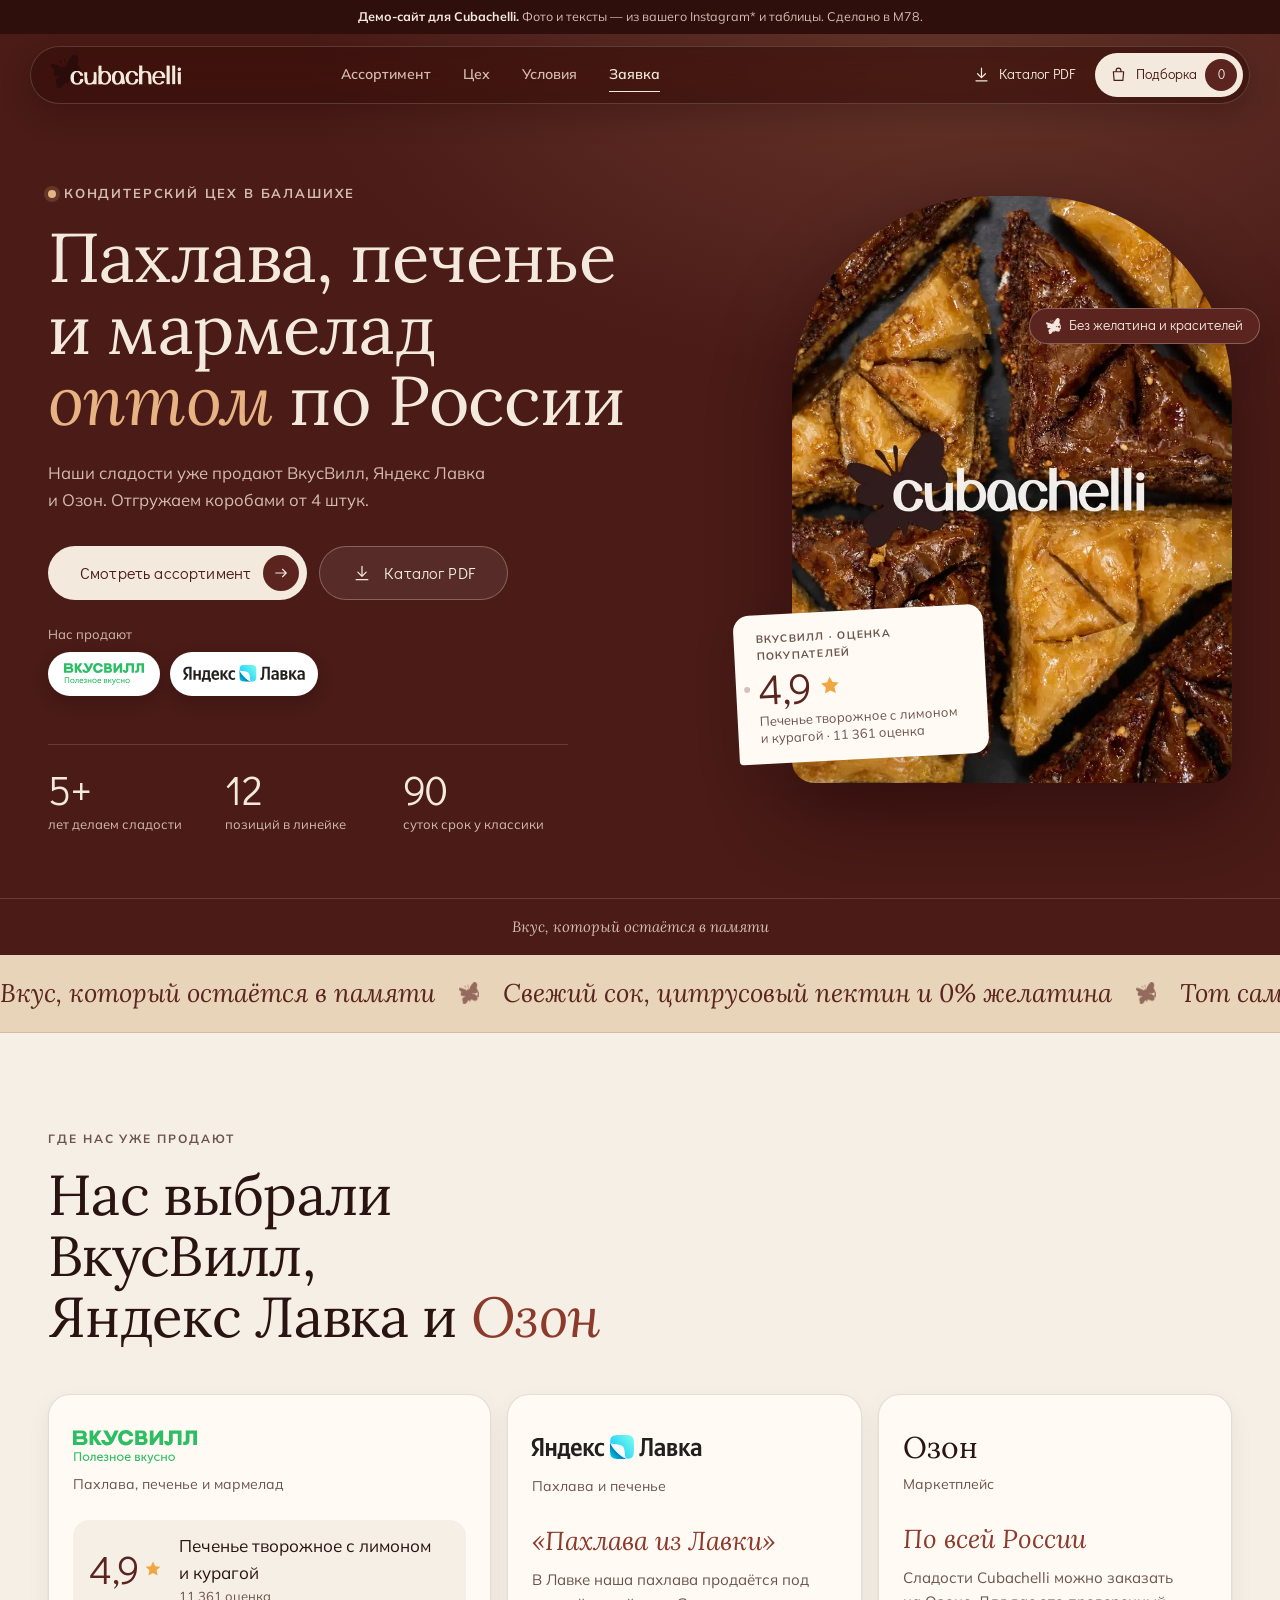
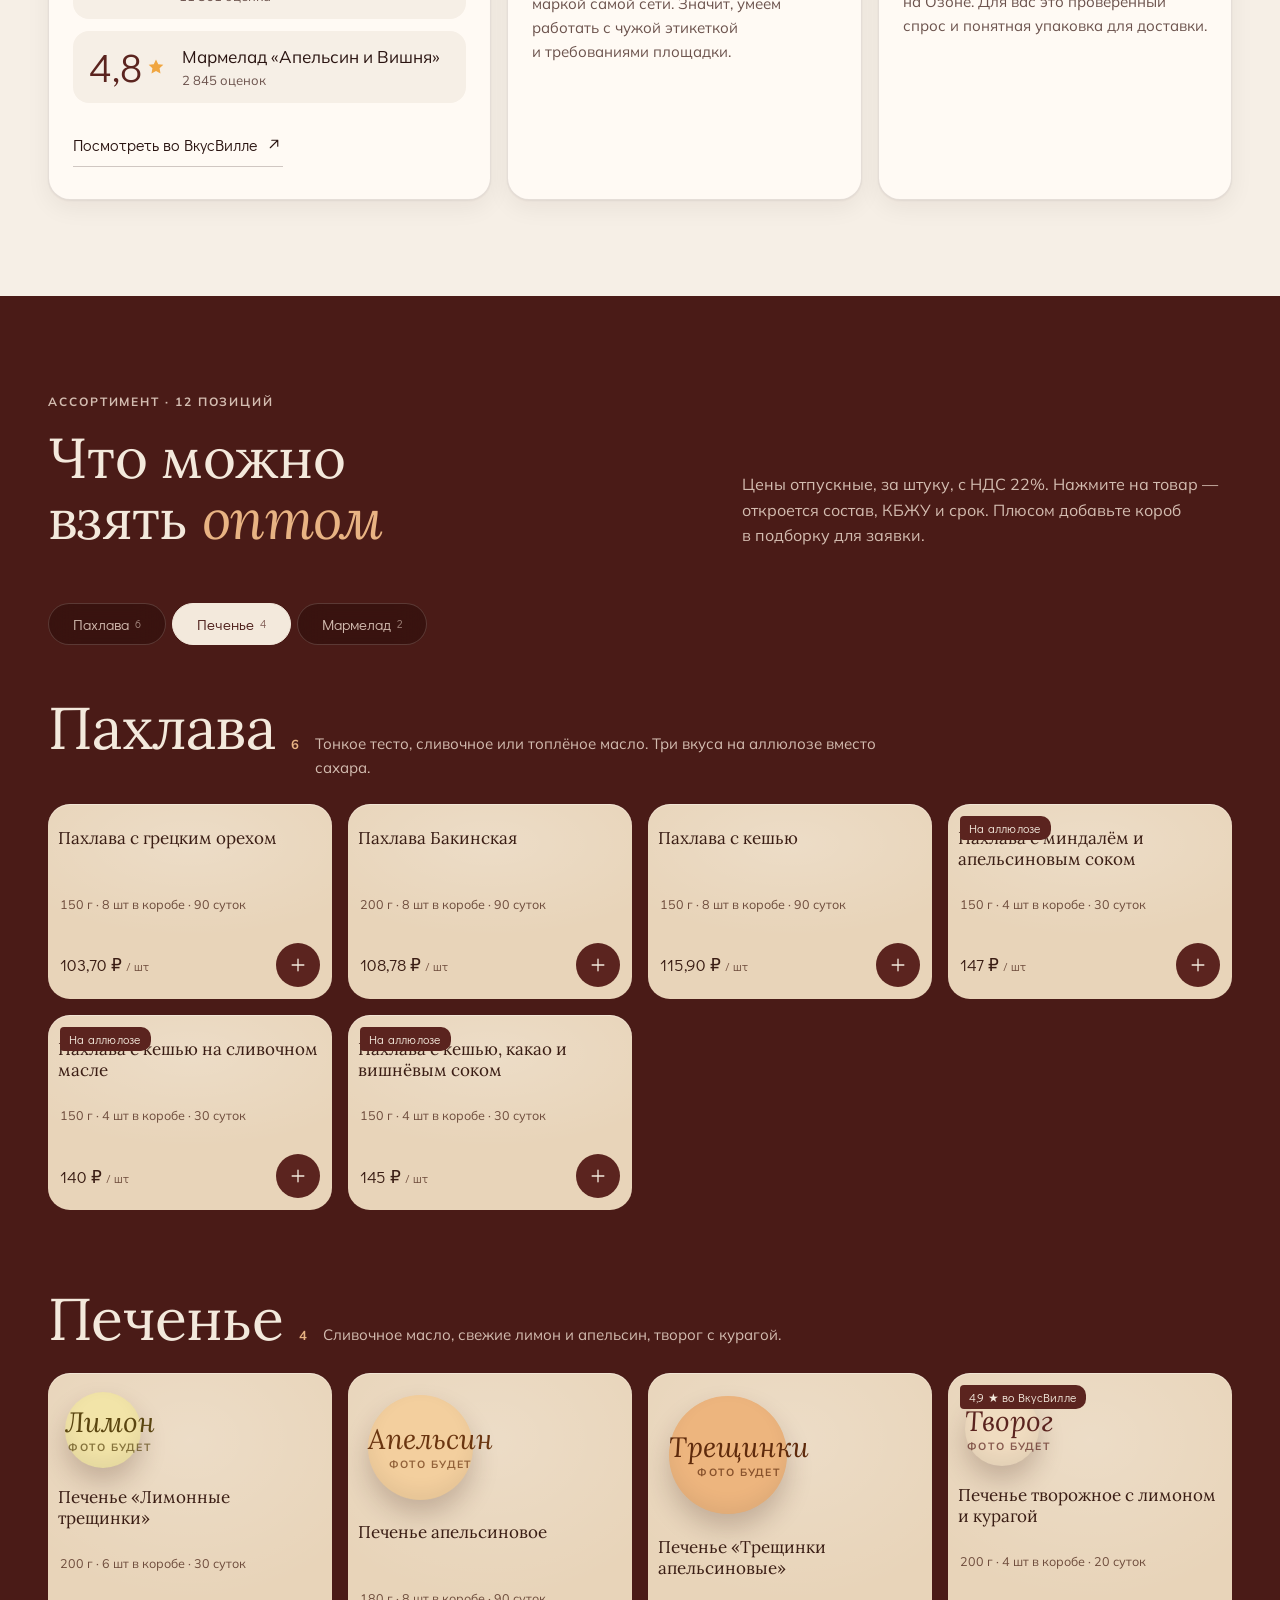
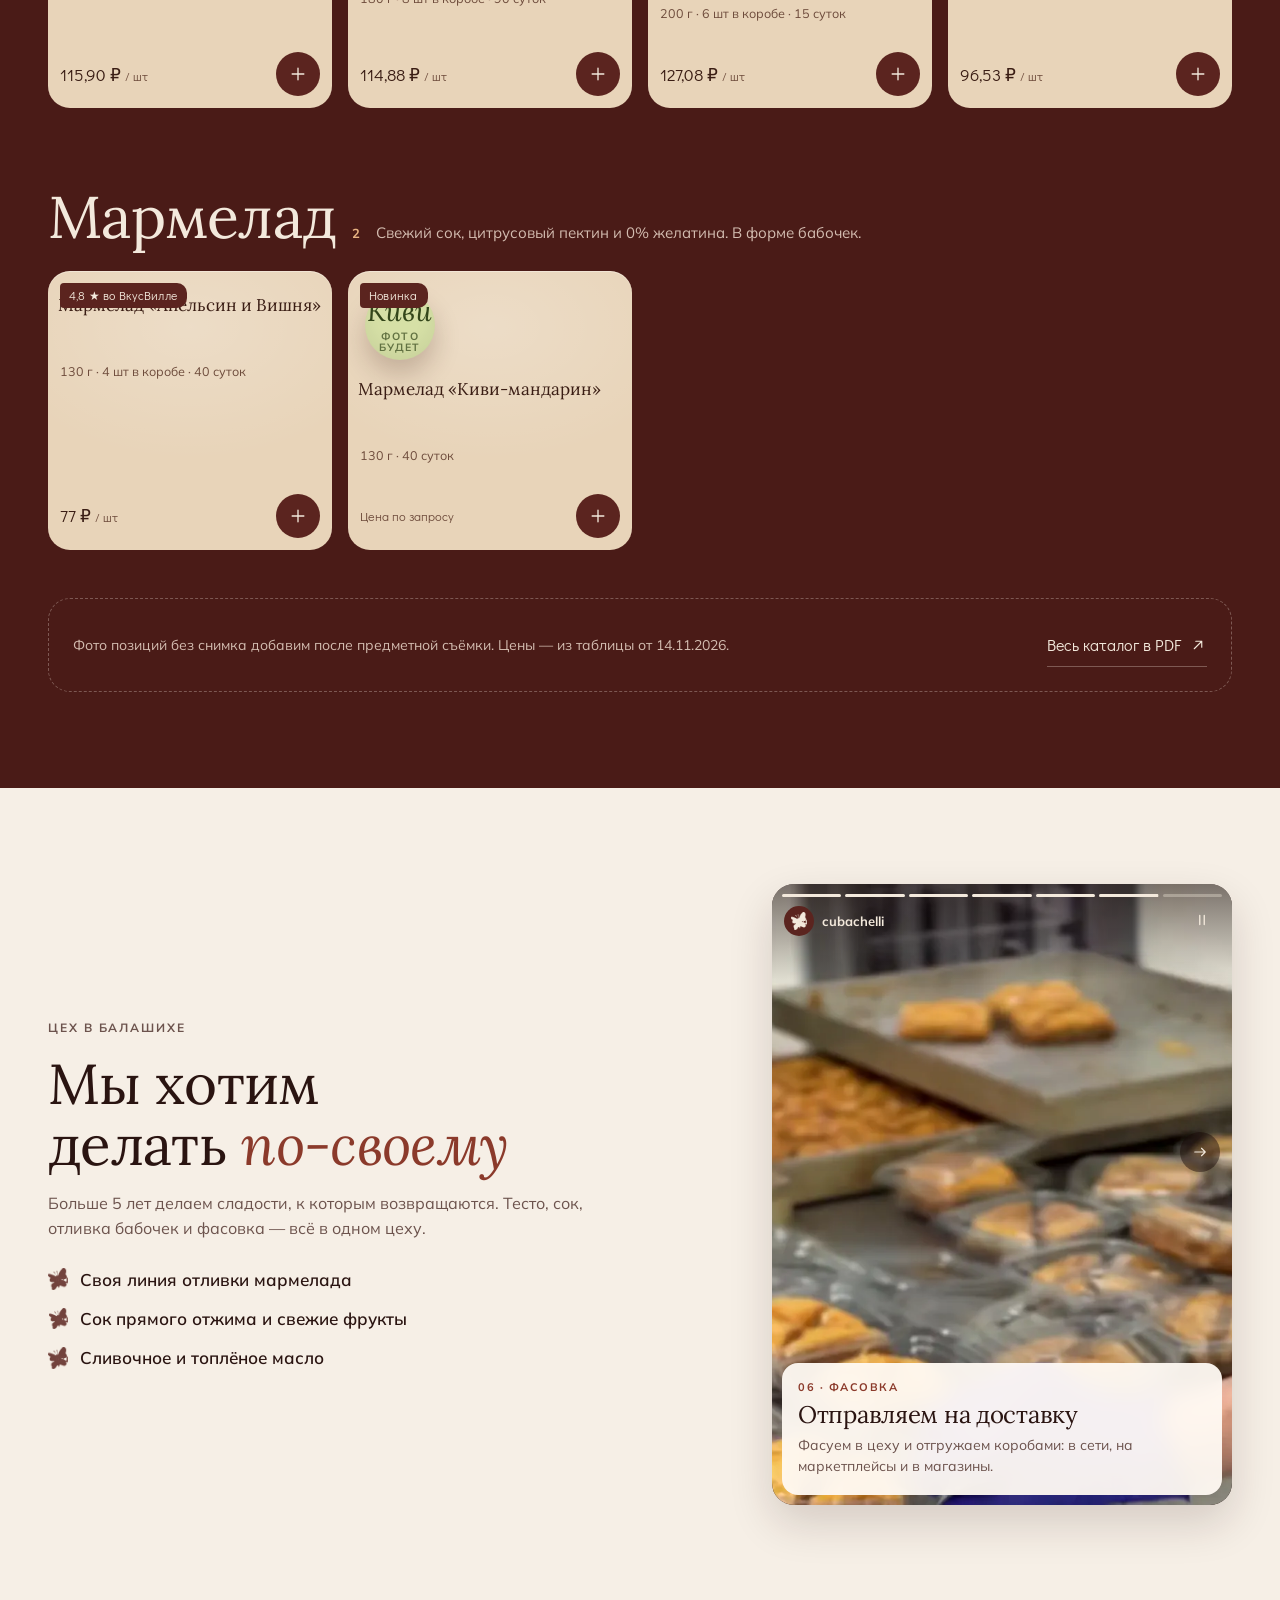
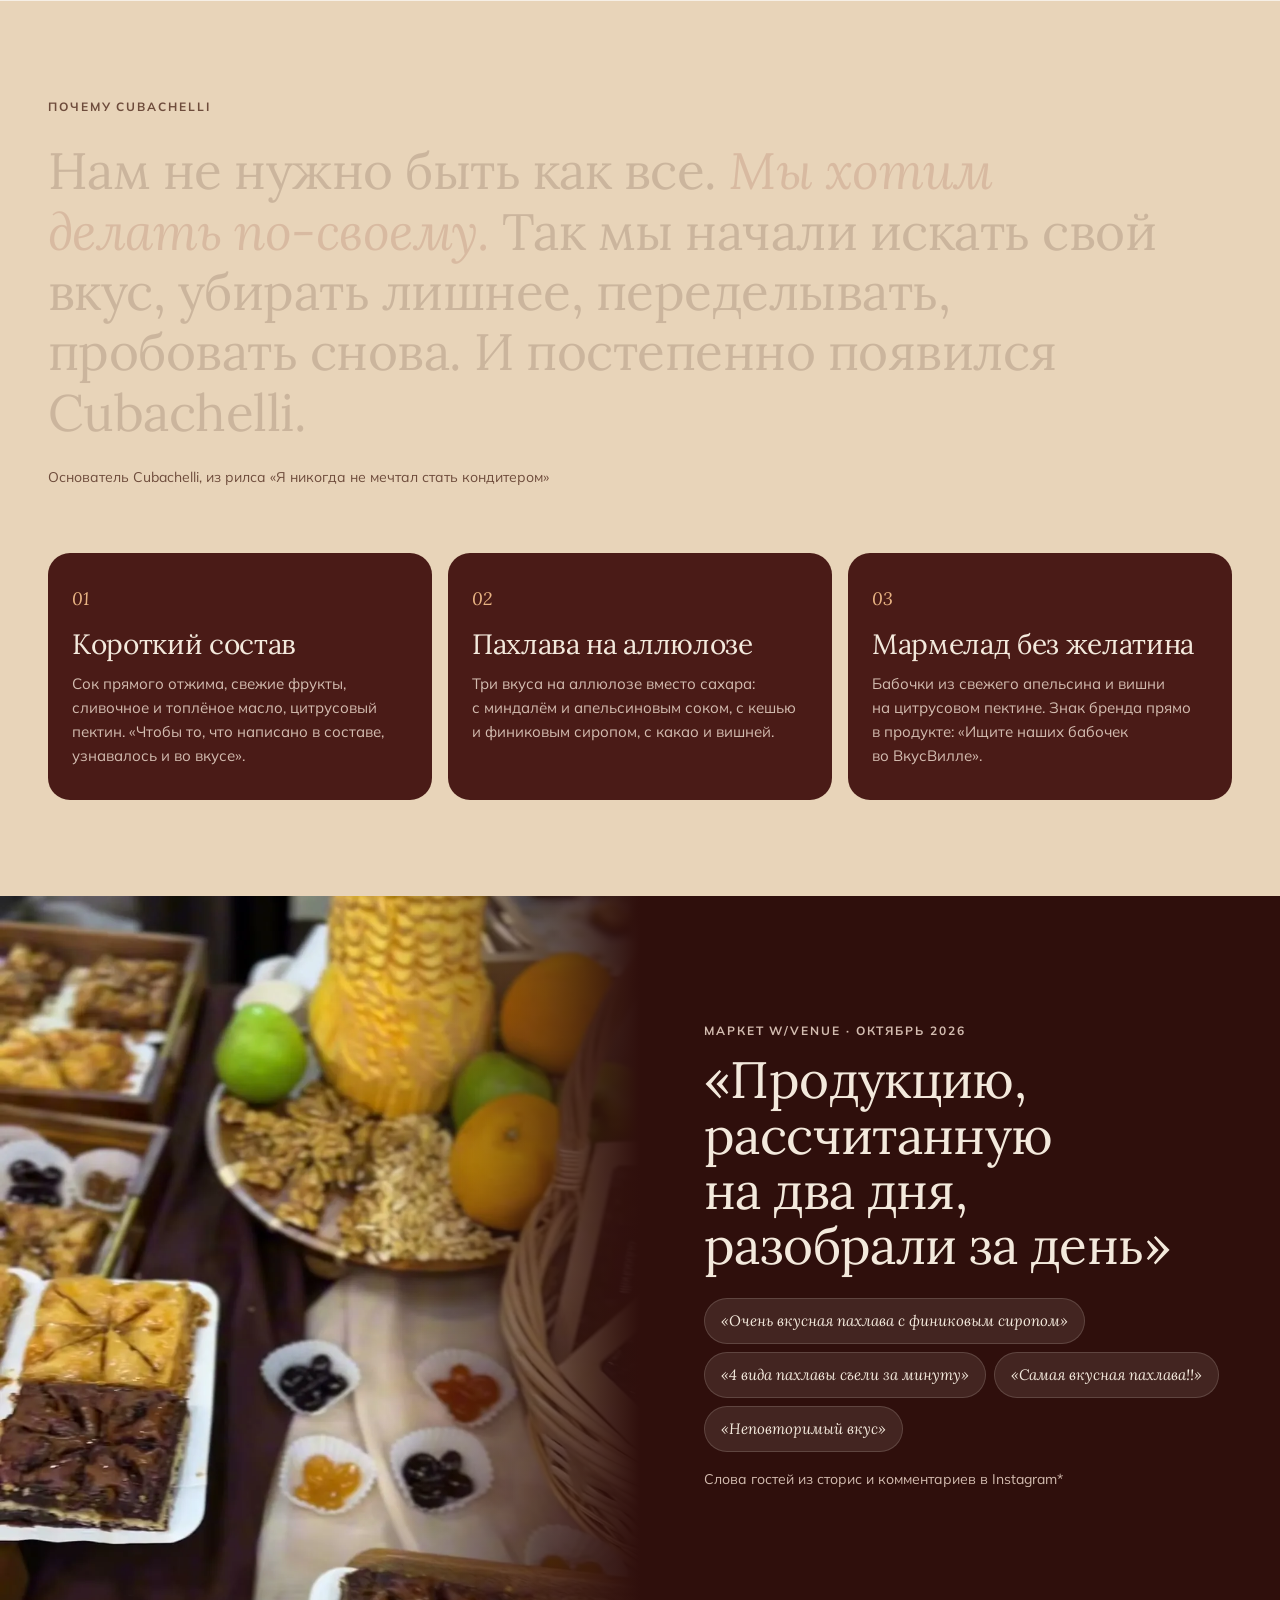
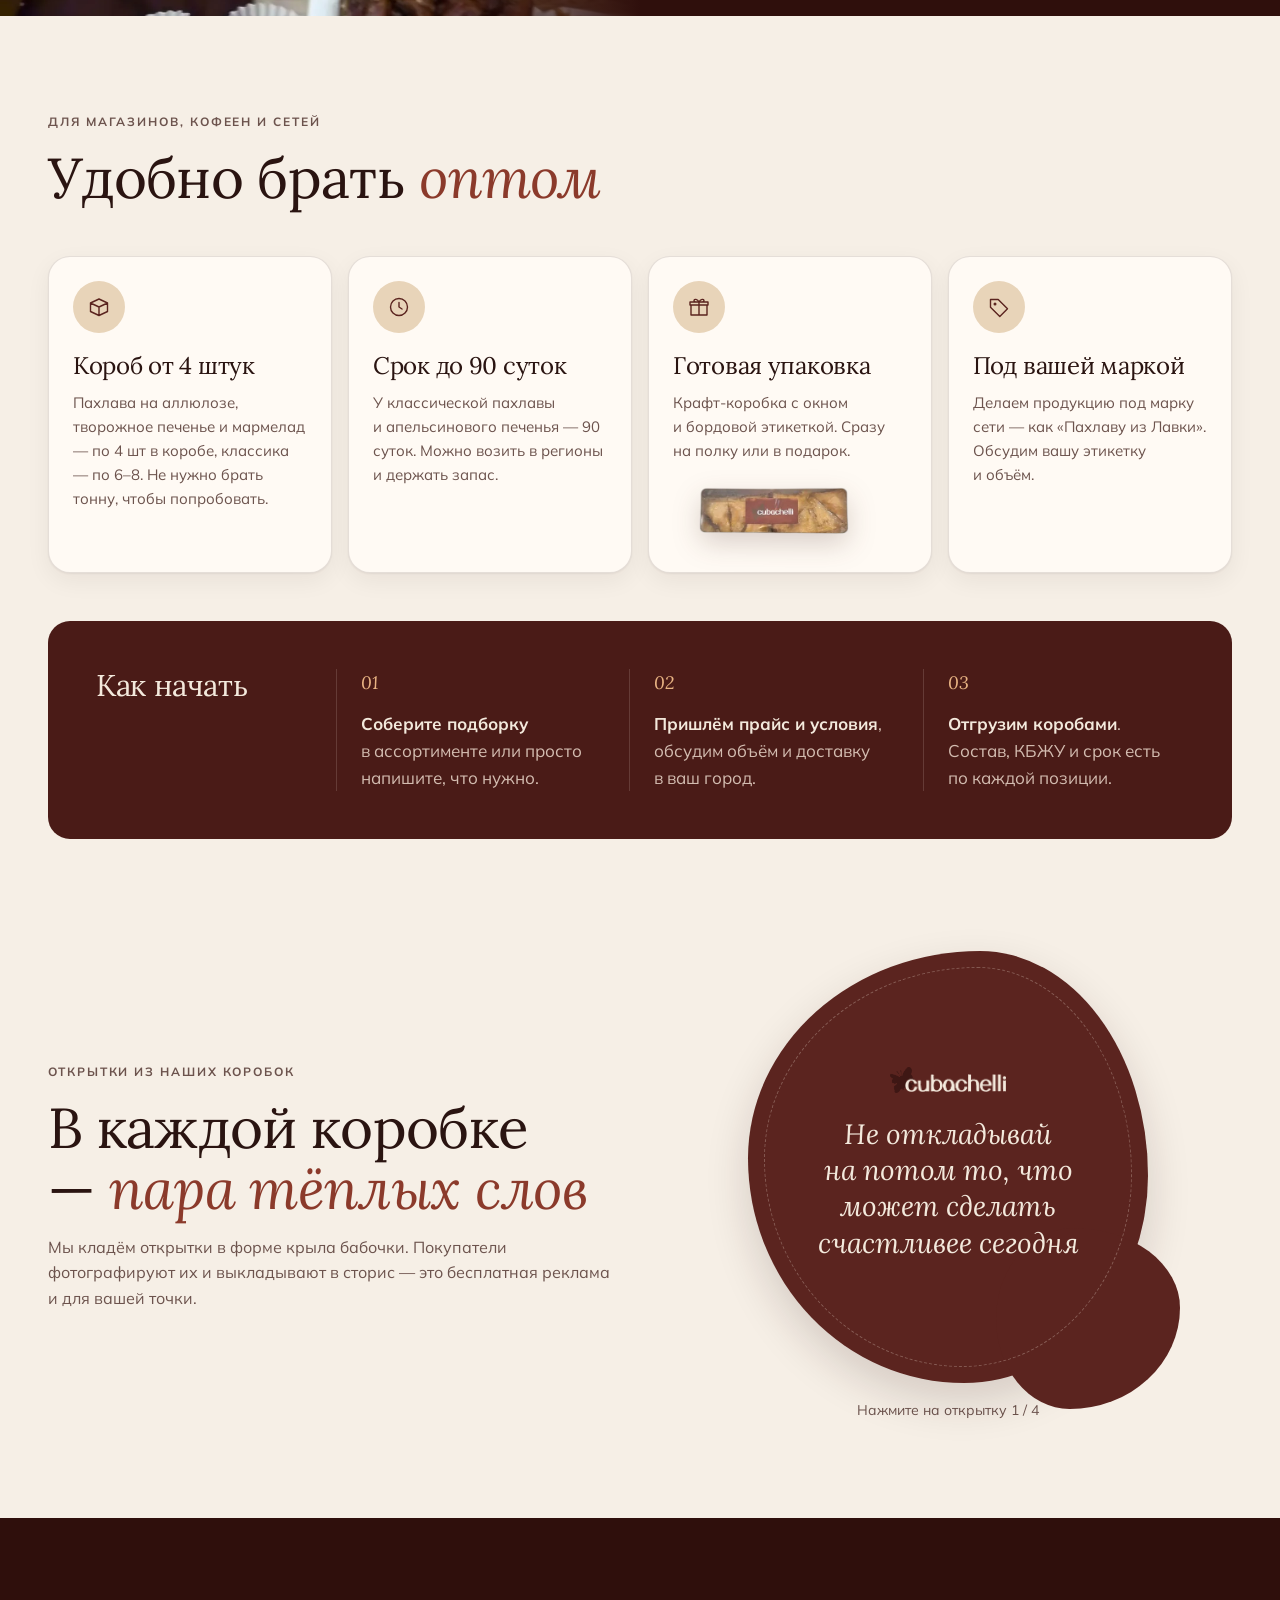
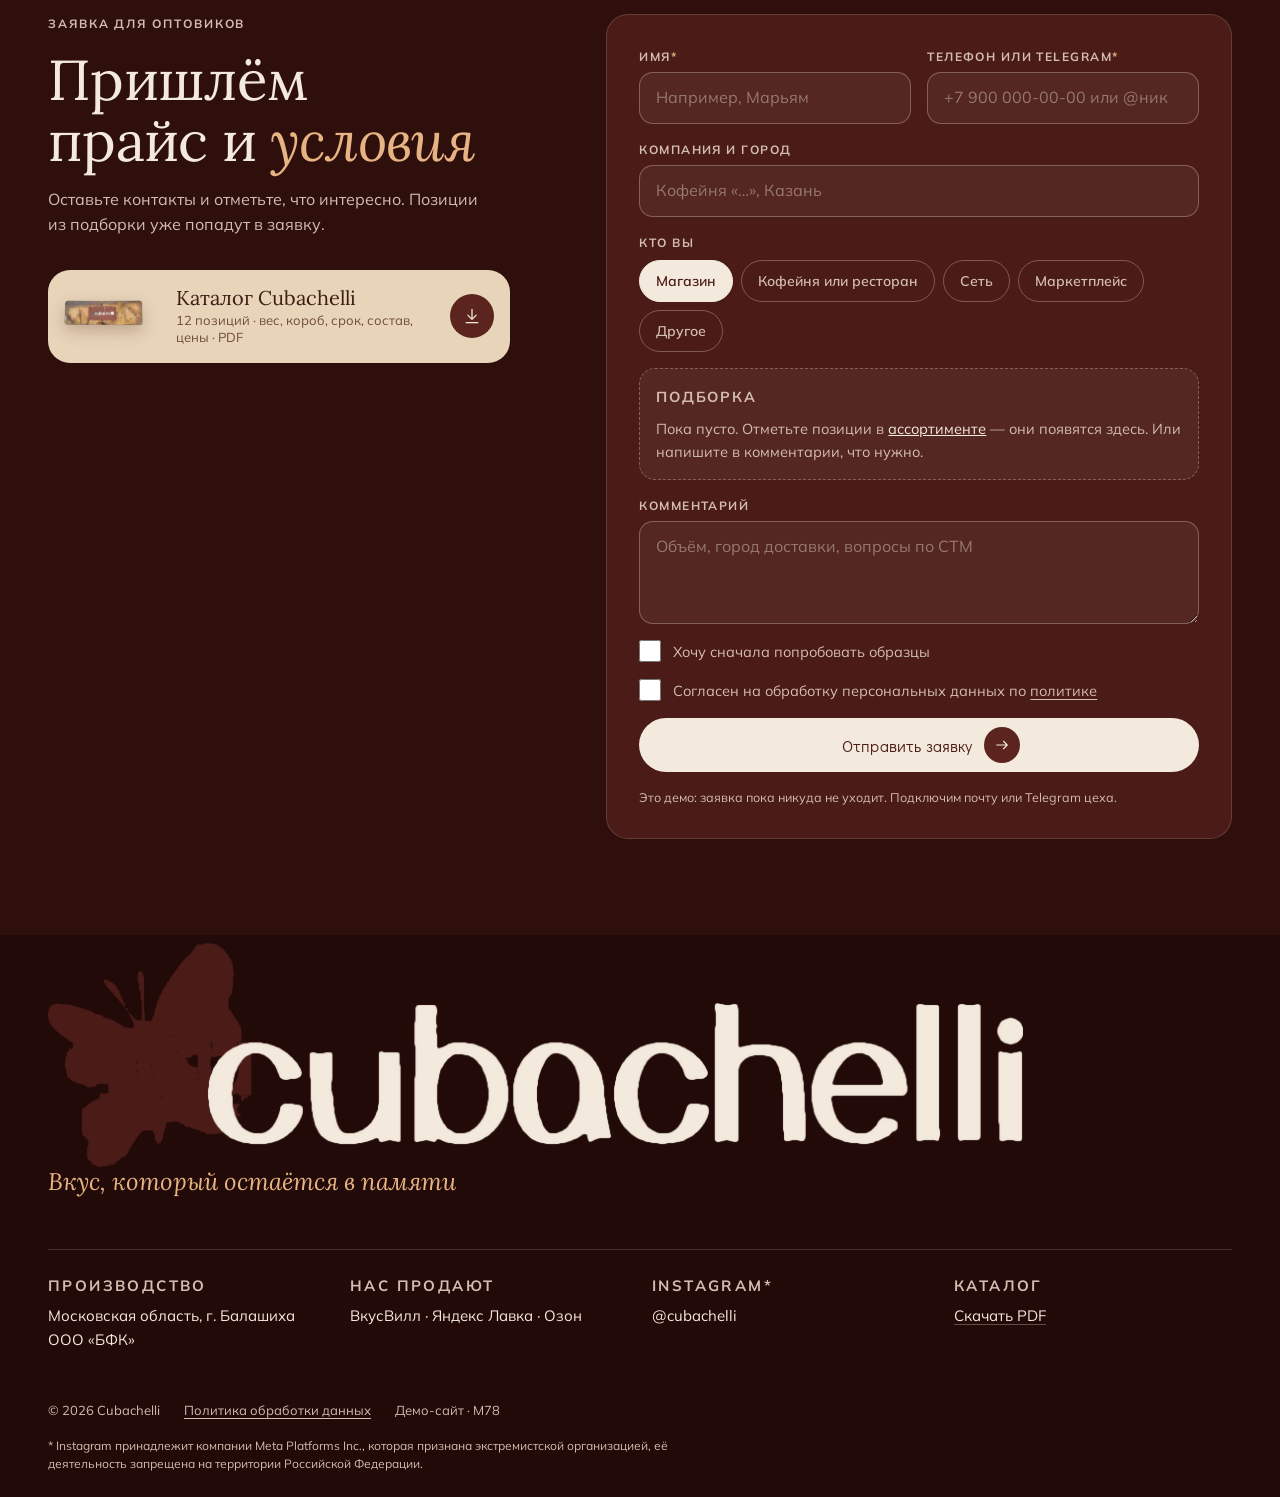
<file: index.html>
<!doctype html>
<html lang="ru">
<head>
<meta charset="utf-8">
<meta name="viewport" content="width=device-width, initial-scale=1, viewport-fit=cover">
<title>Cubachelli — пахлава, печенье и мармелад оптом от цеха в Балашихе</title>
<meta name="description" content="Кондитерский цех Cubachelli: пахлава, печенье и натуральный мармелад оптом по России. Поставляем во ВкусВилл, Яндекс Лавку и на Озон. Каталог, отпускные цены, заявка.">
<!-- Демо-версия: закрыта от поиска. Перед запуском на боевом домене строку убрать. -->
<meta name="robots" content="noindex, nofollow">
<meta name="theme-color" content="#4a1b17">
<meta property="og:type" content="website">
<meta property="og:locale" content="ru_RU">
<meta property="og:site_name" content="Cubachelli">
<meta property="og:title" content="Cubachelli — пахлава, печенье и мармелад оптом">
<meta property="og:description" content="Кондитерский цех в Балашихе. Поставляем во ВкусВилл, Яндекс Лавку и на Озон.">
<meta property="og:url" content="https://m78-sites.github.io/cubachelli-demo/">
<meta property="og:image" content="https://m78-sites.github.io/cubachelli-demo/img/og.jpg">
<meta property="og:image:width" content="1200">
<meta property="og:image:height" content="630">
<meta name="twitter:card" content="summary_large_image">
<link rel="icon" href="data:image/svg+xml,%3Csvg xmlns='http://www.w3.org/2000/svg' viewBox='0 0 64 64'%3E%3Crect width='64' height='64' rx='14' fill='%234a1b17'/%3E%3Ctext x='32' y='44' font-family='Georgia,serif' font-size='38' fill='%23f3e9dc' text-anchor='middle'%3Ec%3C/text%3E%3C/svg%3E">
<link rel="preload" href="fonts/lora-cyrillic-400-normal.woff2" as="font" type="font/woff2" crossorigin>
<link rel="preload" href="fonts/mulish-cyrillic-400-normal.woff2" as="font" type="font/woff2" crossorigin>
<link rel="preload" as="image" href="img/hero-720.webp" imagesrcset="img/hero-720.webp 720w, img/hero-1000.webp 1000w" imagesizes="(min-width: 1024px) 440px, 88vw">
<link rel="stylesheet" href="css/style.css?v=6">
<script>document.documentElement.classList.add('js')</script>
<script type="application/ld+json">
{
  "@context": "https://schema.org",
  "@type": "Organization",
  "name": "Cubachelli",
  "legalName": "ООО «БФК»",
  "description": "Кондитерский цех: пахлава, печенье и натуральный мармелад оптом.",
  "address": {"@type": "PostalAddress", "addressLocality": "Балашиха", "addressRegion": "Московская область", "addressCountry": "RU"}
}
</script>
</head>
<body>

<svg class="sprite" aria-hidden="true" focusable="false">
  <symbol id="i-bag" viewBox="0 0 24 24"><path d="M5.5 8.5h13l-1 11h-11l-1-11Z M9 8.5V7a3 3 0 0 1 6 0v1.5" fill="none" stroke="currentColor" stroke-width="1.5" stroke-linejoin="round"/></symbol>
  <symbol id="i-plus" viewBox="0 0 24 24"><path d="M12 5v14M5 12h14" fill="none" stroke="currentColor" stroke-width="1.6" stroke-linecap="round"/></symbol>
  <symbol id="i-minus" viewBox="0 0 24 24"><path d="M5 12h14" fill="none" stroke="currentColor" stroke-width="1.6" stroke-linecap="round"/></symbol>
  <symbol id="i-close" viewBox="0 0 24 24"><path d="M6 6l12 12M18 6 6 18" fill="none" stroke="currentColor" stroke-width="1.5" stroke-linecap="round"/></symbol>
  <symbol id="i-burger" viewBox="0 0 24 24"><path d="M4 9h16M4 15h16" fill="none" stroke="currentColor" stroke-width="1.5" stroke-linecap="round"/></symbol>
  <symbol id="i-check" viewBox="0 0 24 24"><path d="m5.5 12.5 4 4 9-9.5" fill="none" stroke="currentColor" stroke-width="1.7" stroke-linecap="round" stroke-linejoin="round"/></symbol>
  <symbol id="i-star" viewBox="0 0 24 24"><path fill="currentColor" d="m12 3 2.7 5.6 6.1.8-4.5 4.2 1.1 6.1L12 16.8l-5.4 2.9 1.1-6.1-4.5-4.2 6.1-.8L12 3Z"/></symbol>
  <symbol id="i-arrow" viewBox="0 0 24 24"><path d="M5 12h14m-5-5 5 5-5 5" fill="none" stroke="currentColor" stroke-width="1.5" stroke-linecap="round" stroke-linejoin="round"/></symbol>
  <symbol id="i-arrow-ne" viewBox="0 0 24 24"><path d="M7 17 17 7M9 7h8v8" fill="none" stroke="currentColor" stroke-width="1.5" stroke-linecap="round" stroke-linejoin="round"/></symbol>
  <symbol id="i-down" viewBox="0 0 24 24"><path d="M12 4v12m-5-5 5 5 5-5M5 20h14" fill="none" stroke="currentColor" stroke-width="1.5" stroke-linecap="round" stroke-linejoin="round"/></symbol>
  <symbol id="i-box" viewBox="0 0 24 24"><path d="M3.5 8 12 4l8.5 4v8.5L12 20.5l-8.5-4V8Zm0 0L12 12l8.5-4M12 12v8.5" fill="none" stroke="currentColor" stroke-width="1.4" stroke-linejoin="round"/></symbol>
  <symbol id="i-clock" viewBox="0 0 24 24"><circle cx="12" cy="12" r="8.5" fill="none" stroke="currentColor" stroke-width="1.4"/><path d="M12 7.5V12l3 2" fill="none" stroke="currentColor" stroke-width="1.4" stroke-linecap="round"/></symbol>
  <symbol id="i-tag" viewBox="0 0 24 24"><path d="M3.5 12.2V4.5h7.7l9.3 9.3-7.7 7.7-9.3-9.3Z" fill="none" stroke="currentColor" stroke-width="1.4" stroke-linejoin="round"/><circle cx="8" cy="9" r="1.5" fill="currentColor"/></symbol>
  <symbol id="i-gift" viewBox="0 0 24 24"><path d="M4 10h16v10H4zM3 7h18v3H3zM12 7v13M12 7c-1.5-3-5-3.5-5-1.2C7 7 12 7 12 7Zm0 0c1.5-3 5-3.5 5-1.2C17 7 12 7 12 7Z" fill="none" stroke="currentColor" stroke-width="1.4" stroke-linejoin="round"/></symbol>
  <symbol id="i-pause" viewBox="0 0 24 24"><path d="M9 6v12M15 6v12" fill="none" stroke="currentColor" stroke-width="1.8" stroke-linecap="round"/></symbol>
  <symbol id="i-play" viewBox="0 0 24 24"><path d="M8 5.5v13l10-6.5-10-6.5Z" fill="currentColor"/></symbol>
</svg>

<a class="skip" href="#assortiment">Перейти к ассортименту</a>

<div class="demo-bar"><b>Демо-сайт для Cubachelli.</b> Фото и тексты — из вашего Instagram* и таблицы. Сделано в М78.</div>

<!-- Шапка-капсула -->
<header class="hdr" data-header>
  <div class="hdr__pill">
    <a class="hdr__logo" href="#top" aria-label="Cubachelli — на главную"><span class="logo" aria-hidden="true"><i class="logo__mark"></i><i class="logo__word"></i></span></a>
    <nav class="hdr__nav" aria-label="Разделы">
      <a href="#assortiment">Ассортимент</a>
      <a href="#ceh">Цех</a>
      <a href="#usloviya">Условия</a>
      <a href="#zayavka">Заявка</a>
    </nav>
    <div class="hdr__act">
      <a class="hdr__pdf" href="catalog.html" target="_blank" rel="noopener"><svg><use href="#i-down"/></svg><span>Каталог PDF</span></a>
      <button class="bagbtn" type="button" data-open-bag aria-label="Подборка для заявки"><svg><use href="#i-bag"/></svg><span class="bagbtn__label">Подборка</span><span class="bagbtn__n" data-count>0</span></button>
      <button class="ibtn burger" type="button" aria-label="Открыть меню" aria-expanded="false" data-burger><svg><use href="#i-burger"/></svg></button>
    </div>
  </div>
</header>

<div class="mnav" data-mnav aria-hidden="true">
  <div class="mnav__top">
    <span class="logo" aria-hidden="true"><i class="logo__mark"></i><i class="logo__word"></i></span>
    <button class="ibtn" type="button" aria-label="Закрыть меню" data-mnav-close><svg><use href="#i-close"/></svg></button>
  </div>
  <nav class="mnav__links" aria-label="Разделы">
    <a href="#assortiment"><span>01</span>Ассортимент</a>
    <a href="#ceh"><span>02</span>Цех</a>
    <a href="#usloviya"><span>03</span>Условия</a>
    <a href="#zayavka"><span>04</span>Заявка</a>
  </nav>
  <div class="mnav__foot">
    <a class="btn btn--cream btn--block" href="catalog.html" target="_blank" rel="noopener"><svg><use href="#i-down"/></svg>Скачать каталог PDF</a>
    <p class="mnav__note">Вкус, который остаётся в памяти</p>
  </div>
</div>

<main id="top">

  <!-- 1. Первый экран: бордо их аватара, белые бабочки с их открыток медленно летят.
       Слева — кому и что, справа — их лучшее фото и ценник с оценкой ВкусВилла. -->
  <section class="hero" aria-labelledby="hero-title">
    <div class="hero__flight" data-flight aria-hidden="true"></div>
    <div class="wrap hero__in">
      <div class="hero__text">
        <p class="hero__eyebrow"><span class="dot"></span>Кондитерский цех в&nbsp;Балашихе</p>
        <h1 id="hero-title" class="hero__title">Пахлава, печенье и&nbsp;мармелад <em>оптом</em> по&nbsp;России</h1>
        <p class="hero__lead">Наши сладости уже продают ВкусВилл, Яндекс Лавка и&nbsp;Озон. Отгружаем коробами от&nbsp;4&nbsp;штук.</p>
        <div class="hero__btns">
          <a class="btn btn--cream" href="#assortiment">Смотреть ассортимент<span class="btn__ico"><svg><use href="#i-arrow"/></svg></span></a>
          <a class="btn btn--glass" href="catalog.html" target="_blank" rel="noopener"><svg><use href="#i-down"/></svg>Каталог PDF</a>
        </div>
        <div class="hero__shops">
          <span class="hero__shops-t">Нас продают</span>
          <a class="shopbadge" href="https://vkusvill.ru/goods/pechene-tvorozhnoe-s-limonom-i-kuragoy-88740/" target="_blank" rel="noopener"><img src="img/logo-vkusvill.svg" alt="ВкусВилл" width="120" height="33"></a>
          <span class="shopbadge shopbadge--lavka"><img src="img/logo-lavka.svg" alt="Яндекс Лавка" width="173" height="42"></span>
        </div>
        <ul class="hero__facts">
          <li><b>5+</b><span>лет делаем сладости</span></li>
          <li><b>12</b><span>позиций в&nbsp;линейке</span></li>
          <li><b>90</b><span>суток срок у&nbsp;классики</span></li>
        </ul>
      </div>
      <div class="hero__pic">
        <figure class="hero__photo">
          <img src="img/hero-720.webp" srcset="img/hero-720.webp 720w, img/hero-1000.webp 1000w" sizes="(min-width: 1024px) 440px, 88vw" alt="Пахлава Cubachelli: светлая и шоколадная, с логотипом" width="720" height="960" fetchpriority="high">
        </figure>
        <a class="pricetag" href="https://vkusvill.ru/goods/pechene-tvorozhnoe-s-limonom-i-kuragoy-88740/" target="_blank" rel="noopener">
          <span class="pricetag__top">ВкусВилл · оценка покупателей</span>
          <span class="pricetag__num">4,9<svg><use href="#i-star"/></svg></span>
          <span class="pricetag__txt">Печенье творожное с&nbsp;лимоном и&nbsp;курагой · 11&nbsp;361 оценка</span>
        </a>
        <span class="chip chip--float"><span class="logo__mark logo__mark--s" aria-hidden="true"></span>Без желатина и&nbsp;красителей</span>
      </div>
    </div>
    <p class="hero__motto">Вкус, который остаётся в&nbsp;памяти</p>
  </section>

  <!-- 2. Бегущая строка — их фразы из постов и рилсов -->
  <div class="marquee" aria-hidden="true">
    <div class="marquee__track">
      <span>Вкус, который остаётся в памяти</span><i class="logo__mark"></i>
      <span>Свежий сок, цитрусовый пектин и 0% желатина</span><i class="logo__mark"></i>
      <span>Тот самый хруст, та самая сочность</span><i class="logo__mark"></i>
      <span>Попробуй настоящее</span><i class="logo__mark"></i>
      <span>Вкус, который остаётся в памяти</span><i class="logo__mark"></i>
      <span>Свежий сок, цитрусовый пектин и 0% желатина</span><i class="logo__mark"></i>
      <span>Тот самый хруст, та самая сочность</span><i class="logo__mark"></i>
      <span>Попробуй настоящее</span><i class="logo__mark"></i>
    </div>
  </div>

  <!-- 3. Где уже продают: цифры, которые можно проверить -->
  <section class="stores" aria-labelledby="stores-title">
    <div class="wrap">
      <div class="shead reveal">
        <p class="label">Где нас уже продают</p>
        <h2 id="stores-title" class="shead__title">Нас выбрали ВкусВилл, Яндекс&nbsp;Лавка и&nbsp;<em>Озон</em></h2>
      </div>
      <div class="stores__grid">
        <article class="store store--vv reveal">
          <p class="store__name"><img src="img/logo-vkusvill.svg" alt="ВкусВилл" width="120" height="33" loading="lazy"></p>
          <p class="store__what">Пахлава, печенье и мармелад</p>
          <ul class="store__rates">
            <li><span class="rate"><b>4,9</b><svg><use href="#i-star"/></svg></span><span>Печенье творожное с&nbsp;лимоном и&nbsp;курагой<small>11&nbsp;361 оценка</small></span></li>
            <li><span class="rate"><b>4,8</b><svg><use href="#i-star"/></svg></span><span>Мармелад «Апельсин и&nbsp;Вишня»<small>2&nbsp;845 оценок</small></span></li>
          </ul>
          <a class="lnk" href="https://vkusvill.ru/goods/marmelad-apelsin-i-vishnya-112601/" target="_blank" rel="noopener">Посмотреть во ВкусВилле<svg><use href="#i-arrow-ne"/></svg></a>
        </article>
        <article class="store reveal">
          <p class="store__name store__name--lavka"><img src="img/logo-lavka.svg" alt="Яндекс Лавка" width="173" height="42" loading="lazy"></p>
          <p class="store__what">Пахлава и печенье</p>
          <p class="store__big">«Пахлава из&nbsp;Лавки»</p>
          <p class="store__txt">В Лавке наша пахлава продаётся под маркой самой сети. Значит, умеем работать с&nbsp;чужой этикеткой и&nbsp;требованиями площадки.</p>
        </article>
        <article class="store reveal">
          <p class="store__name">Озон</p>
          <p class="store__what">Маркетплейс</p>
          <p class="store__big">По&nbsp;всей России</p>
          <p class="store__txt">Сладости Cubachelli можно заказать на&nbsp;Озоне. Для вас это проверенный спрос и&nbsp;понятная упаковка для доставки.</p>
        </article>
      </div>
    </div>
  </section>

  <!-- 4. Ассортимент: товар на крафтовой плитке, как в их коробке с окном; бордовый ярлык — как этикетка -->
  <section class="assort" id="assortiment" aria-labelledby="as-title">
    <div class="wrap">
      <div class="shead shead--dark reveal">
        <p class="label">Ассортимент · 12 позиций</p>
        <h2 id="as-title" class="shead__title">Что можно взять <em>оптом</em></h2>
        <p class="lead">Цены отпускные, за&nbsp;штуку, с&nbsp;НДС 22%. Нажмите на&nbsp;товар — откроется состав, КБЖУ и&nbsp;срок. Плюсом добавьте короб в&nbsp;подборку для заявки.</p>
      </div>
    </div>
    <div class="tabs" data-tabs>
      <div class="wrap tabs__row" role="navigation" aria-label="Разделы ассортимента" data-tabs-row></div>
    </div>
    <div class="wrap" data-catalog></div>
  </section>

  <!-- 5. Цех как сторис: куски их же рилсов, подписи — их слова -->
  <section class="ceh" id="ceh" aria-labelledby="ceh-title">
    <div class="wrap ceh__in">
      <div class="ceh__head reveal">
        <p class="label">Цех в Балашихе</p>
        <h2 id="ceh-title" class="shead__title">Мы хотим делать <em>по-своему</em></h2>
        <p class="lead">Больше 5&nbsp;лет делаем сладости, к&nbsp;которым возвращаются. Тесто, сок, отливка бабочек и&nbsp;фасовка — всё в&nbsp;одном цеху.</p>
        <ul class="ceh__list">
          <li><i class="logo__mark"></i>Своя линия отливки мармелада</li>
          <li><i class="logo__mark"></i>Сок прямого отжима и&nbsp;свежие фрукты</li>
          <li><i class="logo__mark"></i>Сливочное и&nbsp;топлёное масло</li>
        </ul>
      </div>
      <div class="story is-paused" data-story aria-roledescription="карусель" aria-label="Как мы делаем сладости">
        <div class="story__media" data-s-media></div>
        <div class="story__bars" data-s-bars aria-hidden="true"></div>
        <p class="story__who" aria-hidden="true"><span class="logo__mark"></span>cubachelli</p>
        <button class="story__tap story__tap--prev" type="button" data-s-prev aria-label="Предыдущий кадр"></button>
        <button class="story__tap story__tap--next" type="button" data-s-next aria-label="Следующий кадр"><svg><use href="#i-arrow"/></svg></button>
        <button class="story__pause" type="button" data-s-pause aria-label="Пауза" aria-pressed="false"><svg class="i-pause"><use href="#i-pause"/></svg><svg class="i-play"><use href="#i-play"/></svg></button>
        <div class="story__pan" data-s-pan aria-live="polite"></div>
      </div>
    </div>
  </section>

  <!-- 6. Слова основателя проявляются при прокрутке + три факта о составе -->
  <section class="why" aria-labelledby="why-title">
    <div class="wrap">
      <p class="label reveal">Почему Cubachelli</p>
      <h2 id="why-title" class="visually-hidden">Почему Cubachelli</h2>
      <blockquote class="magic-wrap">
        <p class="magic" data-magic>Нам не нужно быть как все. <i>Мы хотим делать по-своему.</i> Так мы начали искать свой вкус, убирать лишнее, переделывать, пробовать снова. И&nbsp;постепенно появился Cubachelli.</p>
        <footer class="magic__by">Основатель Cubachelli, из рилса «Я никогда не мечтал стать кондитером»</footer>
      </blockquote>
      <div class="why__grid">
        <article class="fact reveal">
          <span class="fact__n">01</span>
          <h3>Короткий состав</h3>
          <p>Сок прямого отжима, свежие фрукты, сливочное и&nbsp;топлёное масло, цитрусовый пектин. «Чтобы то, что написано в&nbsp;составе, узнавалось и&nbsp;во&nbsp;вкусе».</p>
        </article>
        <article class="fact reveal">
          <span class="fact__n">02</span>
          <h3>Пахлава на&nbsp;аллюлозе</h3>
          <p>Три вкуса на&nbsp;аллюлозе вместо сахара: с&nbsp;миндалём и&nbsp;апельсиновым соком, с&nbsp;кешью и&nbsp;финиковым сиропом, с&nbsp;какао и&nbsp;вишней.</p>
        </article>
        <article class="fact reveal">
          <span class="fact__n">03</span>
          <h3>Мармелад без желатина</h3>
          <p>Бабочки из&nbsp;свежего апельсина и&nbsp;вишни на&nbsp;цитрусовом пектине. Знак бренда прямо в&nbsp;продукте: «Ищите наших бабочек во&nbsp;ВкусВилле».</p>
        </article>
      </div>
    </div>
  </section>

  <!-- 7. Маркет: фото на всю ширину, слова гостей поверх -->
  <section class="market" aria-labelledby="market-title">
    <div class="market__frame">
      <img src="img/market.webp" alt="Стол Cubachelli на маркете: крафт-коробки, пахлава, фрукты и орехи" width="1080" height="1306" loading="lazy" decoding="async">
    </div>
    <div class="market__text">
      <p class="label">Маркет W/VENUE · октябрь 2026</p>
      <h2 id="market-title">«Продукцию, рассчитанную на&nbsp;два дня, разобрали за&nbsp;день»</h2>
      <ul class="quotes">
        <li>«Очень вкусная пахлава с&nbsp;финиковым сиропом»</li>
        <li>«4 вида пахлавы съели за&nbsp;минуту»</li>
        <li>«Самая вкусная пахлава!!»</li>
        <li>«Неповторимый вкус»</li>
      </ul>
      <p class="note">Слова гостей из сторис и комментариев в Instagram*</p>
    </div>
  </section>

  <!-- 8. Условия для оптовика: белые карточки и шаги -->
  <section class="terms" id="usloviya" aria-labelledby="terms-title">
    <div class="wrap">
      <div class="shead reveal">
        <p class="label">Для магазинов, кофеен и сетей</p>
        <h2 id="terms-title" class="shead__title">Удобно брать <em>оптом</em></h2>
      </div>
      <div class="terms__grid">
        <article class="term reveal">
          <span class="term__ico"><svg><use href="#i-box"/></svg></span>
          <h3>Короб от&nbsp;4&nbsp;штук</h3>
          <p>Пахлава на&nbsp;аллюлозе, творожное печенье и&nbsp;мармелад — по&nbsp;4&nbsp;шт в&nbsp;коробе, классика — по&nbsp;6–8. Не&nbsp;нужно брать тонну, чтобы попробовать.</p>
        </article>
        <article class="term reveal">
          <span class="term__ico"><svg><use href="#i-clock"/></svg></span>
          <h3>Срок до&nbsp;90&nbsp;суток</h3>
          <p>У&nbsp;классической пахлавы и&nbsp;апельсинового печенья — 90 суток. Можно возить в&nbsp;регионы и&nbsp;держать запас.</p>
        </article>
        <article class="term term--pack reveal">
          <span class="term__ico"><svg><use href="#i-gift"/></svg></span>
          <h3>Готовая упаковка</h3>
          <p>Крафт-коробка с&nbsp;окном и&nbsp;бордовой этикеткой. Сразу на&nbsp;полку или в&nbsp;подарок.</p>
          <img class="term__img" src="img/cut/kraft-box.webp" alt="Крафт-коробка Cubachelli с окном и бордовой этикеткой" width="430" height="145" loading="lazy">
        </article>
        <article class="term reveal">
          <span class="term__ico"><svg><use href="#i-tag"/></svg></span>
          <h3>Под вашей маркой</h3>
          <p>Делаем продукцию под марку сети — как «Пахлаву из&nbsp;Лавки». Обсудим вашу этикетку и&nbsp;объём.</p>
        </article>
      </div>

      <div class="steps reveal">
        <h3 class="steps__title">Как начать</h3>
        <ol>
          <li><span>01</span><p><b>Соберите подборку</b> в&nbsp;ассортименте или просто напишите, что нужно.</p></li>
          <li><span>02</span><p><b>Пришлём прайс и&nbsp;условия</b>, обсудим объём и&nbsp;доставку в&nbsp;ваш город.</p></li>
          <li><span>03</span><p><b>Отгрузим коробами</b>. Состав, КБЖУ и&nbsp;срок есть по&nbsp;каждой позиции.</p></li>
        </ol>
      </div>
    </div>
  </section>

  <!-- 9. Открытка из их коробки: форма крыла, по нажатию — следующая их фраза -->
  <section class="card-sec" aria-labelledby="card-title">
    <div class="wrap card-sec__in">
      <div class="card-sec__text reveal">
        <p class="label">Открытки из наших коробок</p>
        <h2 id="card-title" class="shead__title">В каждой коробке — <em>пара тёплых слов</em></h2>
        <p class="lead">Мы кладём открытки в&nbsp;форме крыла бабочки. Покупатели фотографируют их и&nbsp;выкладывают в&nbsp;сторис — это бесплатная реклама и&nbsp;для вашей точки.</p>
      </div>
      <div class="wing-wrap">
        <button class="wing" type="button" data-wing aria-label="Показать следующую открытку">
          <span class="wing__shape" aria-hidden="true"></span>
          <span class="wing__in">
            <span class="logo logo--s" aria-hidden="true"><i class="logo__mark"></i><i class="logo__word"></i></span>
            <span class="wing__phrase" data-wing-phrase aria-live="polite">Не откладывай на&nbsp;потом то, что может сделать счастливее сегодня</span>
          </span>
        </button>
        <p class="wing__hint">Нажмите на открытку <span data-wing-n>1 / 4</span></p>
      </div>
    </div>
  </section>

  <!-- 10. Каталог и заявка -->
  <section class="order" id="zayavka" aria-labelledby="order-title">
    <div class="wrap order__in">
      <div class="order__side">
        <p class="label">Заявка для оптовиков</p>
        <h2 id="order-title" class="shead__title">Пришлём прайс и&nbsp;<em>условия</em></h2>
        <p class="lead">Оставьте контакты и&nbsp;отметьте, что интересно. Позиции из&nbsp;подборки уже попадут в&nbsp;заявку.</p>
        <a class="pdf reveal" href="catalog.html" target="_blank" rel="noopener">
          <img src="img/cut/kraft-box.webp" alt="" width="430" height="145" loading="lazy">
          <span class="pdf__t"><b>Каталог Cubachelli</b><span>12 позиций · вес, короб, срок, состав, цены · PDF</span></span>
          <span class="pdf__ico"><svg><use href="#i-down"/></svg></span>
        </a>
      </div>

      <form class="form" data-form novalidate>
        <div class="form__grid">
          <label class="field"><span>Имя<b>*</b></span><input name="name" autocomplete="name" required placeholder="Например, Марьям"></label>
          <label class="field"><span>Телефон или Telegram<b>*</b></span><input name="contact" autocomplete="tel" required placeholder="+7 900 000-00-00 или @ник"></label>
          <label class="field field--wide"><span>Компания и город</span><input name="company" autocomplete="organization" placeholder="Кофейня «…», Казань"></label>
        </div>
        <fieldset class="chips">
          <legend>Кто вы</legend>
          <label><input type="radio" name="type" value="Магазин" checked><span>Магазин</span></label>
          <label><input type="radio" name="type" value="Кофейня или ресторан"><span>Кофейня или ресторан</span></label>
          <label><input type="radio" name="type" value="Сеть"><span>Сеть</span></label>
          <label><input type="radio" name="type" value="Маркетплейс"><span>Маркетплейс</span></label>
          <label><input type="radio" name="type" value="Другое"><span>Другое</span></label>
        </fieldset>
        <div class="form__pick">
          <p class="form__pick-t">Подборка</p>
          <div data-form-pick></div>
        </div>
        <label class="field"><span>Комментарий</span><textarea name="comment" rows="3" placeholder="Объём, город доставки, вопросы по СТМ"></textarea></label>
        <label class="check"><input type="checkbox" name="samples"><span>Хочу сначала попробовать образцы</span></label>
        <label class="check"><input type="checkbox" name="agree" required><span>Согласен на&nbsp;обработку персональных данных по&nbsp;<button type="button" class="inline-lnk" data-open-policy>политике</button></span></label>
        <p class="form__err" data-form-err hidden></p>
        <button class="btn btn--cream btn--block" type="submit">Отправить заявку<span class="btn__ico"><svg><use href="#i-arrow"/></svg></span></button>
        <p class="fine">Это демо: заявка пока никуда не уходит. Подключим почту или Telegram цеха.</p>
        <div class="form__ok" data-form-ok hidden>
          <span class="form__ok-ico"><svg><use href="#i-check"/></svg></span>
          <p class="form__ok-t">Заявка собрана</p>
          <p>На рабочем сайте она сразу придёт менеджеру Cubachelli. В демо мы ничего не отправляем и не сохраняем.</p>
        </div>
      </form>
    </div>
  </section>

</main>

<footer class="footer">
  <div class="wrap">
    <div class="footer__logo" role="img" aria-label="cubachelli"><i class="logo__mark"></i><i class="logo__word"></i></div>
    <p class="footer__motto">Вкус, который остаётся в&nbsp;памяти</p>
    <div class="footer__cols">
      <div><p class="label">Производство</p><p>Московская область, г. Балашиха<br>ООО «БФК»</p></div>
      <div><p class="label">Нас продают</p><p>ВкусВилл · Яндекс Лавка · Озон</p></div>
      <div><p class="label">Instagram*</p><p>@cubachelli</p></div>
      <div><p class="label">Каталог</p><p><a href="catalog.html" target="_blank" rel="noopener">Скачать PDF</a></p></div>
    </div>
    <div class="footer__row">
      <span>© 2026 Cubachelli</span>
      <button type="button" class="inline-lnk" data-open-policy>Политика обработки данных</button>
      <span>Демо-сайт · М78</span>
    </div>
    <p class="footer__note">* Instagram принадлежит компании Meta Platforms Inc., которая признана экстремистской организацией, её деятельность запрещена на&nbsp;территории Российской Федерации.</p>
  </div>
</footer>

<!-- Плавающая кнопка подборки (телефон) -->
<button class="fab" type="button" data-fab data-open-bag aria-label="Открыть подборку">
  <svg width="20" height="20"><use href="#i-bag"/></svg>
  <span data-fab-count>0 коробов</span><span class="fab__sep"></span><span data-fab-sum></span>
</button>

<!-- Карточка товара -->
<dialog class="modal" data-modal aria-labelledby="m-title">
  <button class="close" type="button" aria-label="Закрыть" data-close><svg><use href="#i-close"/></svg></button>
  <div class="modal__grid">
    <div class="modal__img" data-m-img></div>
    <div class="modal__body">
      <p class="label" data-m-cat></p>
      <h3 id="m-title" data-m-name></h3>
      <p class="modal__line" data-m-line></p>
      <dl class="spec" data-m-spec></dl>
      <div class="modal__more" data-m-more></div>
      <div class="modal__cta"><button class="btn btn--wine btn--block" type="button" data-m-add></button></div>
    </div>
  </div>
</dialog>

<!-- Подборка -->
<dialog class="bag" data-bag aria-labelledby="b-title">
  <div class="bag__head">
    <h3 id="b-title">Подборка для заявки</h3>
    <button class="close" type="button" aria-label="Закрыть подборку" data-close><svg><use href="#i-close"/></svg></button>
  </div>
  <div class="bag__body">
    <div data-bag-list></div>
    <div class="bag__empty" data-bag-empty>
      <p class="bag__empty-t">Пока пусто</p>
      <p>Нажмите плюс на&nbsp;товаре — добавится один короб.</p>
    </div>
  </div>
  <div class="bag__foot" data-bag-foot hidden>
    <div class="total"><div><span class="label">Сумма закупки</span><small>по отпускным ценам с НДС</small></div><b data-total></b></div>
    <button class="btn btn--wine btn--block" type="button" data-to-form>Перейти к заявке<span class="btn__ico"><svg><use href="#i-arrow"/></svg></span></button>
    <button class="bag__clear" type="button" data-clear>Очистить подборку</button>
  </div>
</dialog>

<!-- Политика (демо) -->
<dialog class="modal modal--text" data-policy aria-labelledby="p-title">
  <button class="close" type="button" aria-label="Закрыть" data-close><svg><use href="#i-close"/></svg></button>
  <div class="modal__body">
    <p class="label">Демо-текст</p>
    <h3 id="p-title">Политика обработки персональных данных</h3>
    <p>На рабочем сайте здесь будет политика ООО «БФК» по 152-ФЗ: какие данные собираем (имя, телефон или Telegram, компания и город), зачем (ответить на заявку и прислать прайс), сколько храним и как отозвать согласие.</p>
    <p>В демо-версии форма ничего не отправляет и не сохраняет.</p>
  </div>
</dialog>

<div class="toast" role="status" aria-live="polite" data-toast></div>

<script src="js/data.js?v=4"></script>
<script src="js/app.js?v=1"></script>
</body>
</html>
</file>
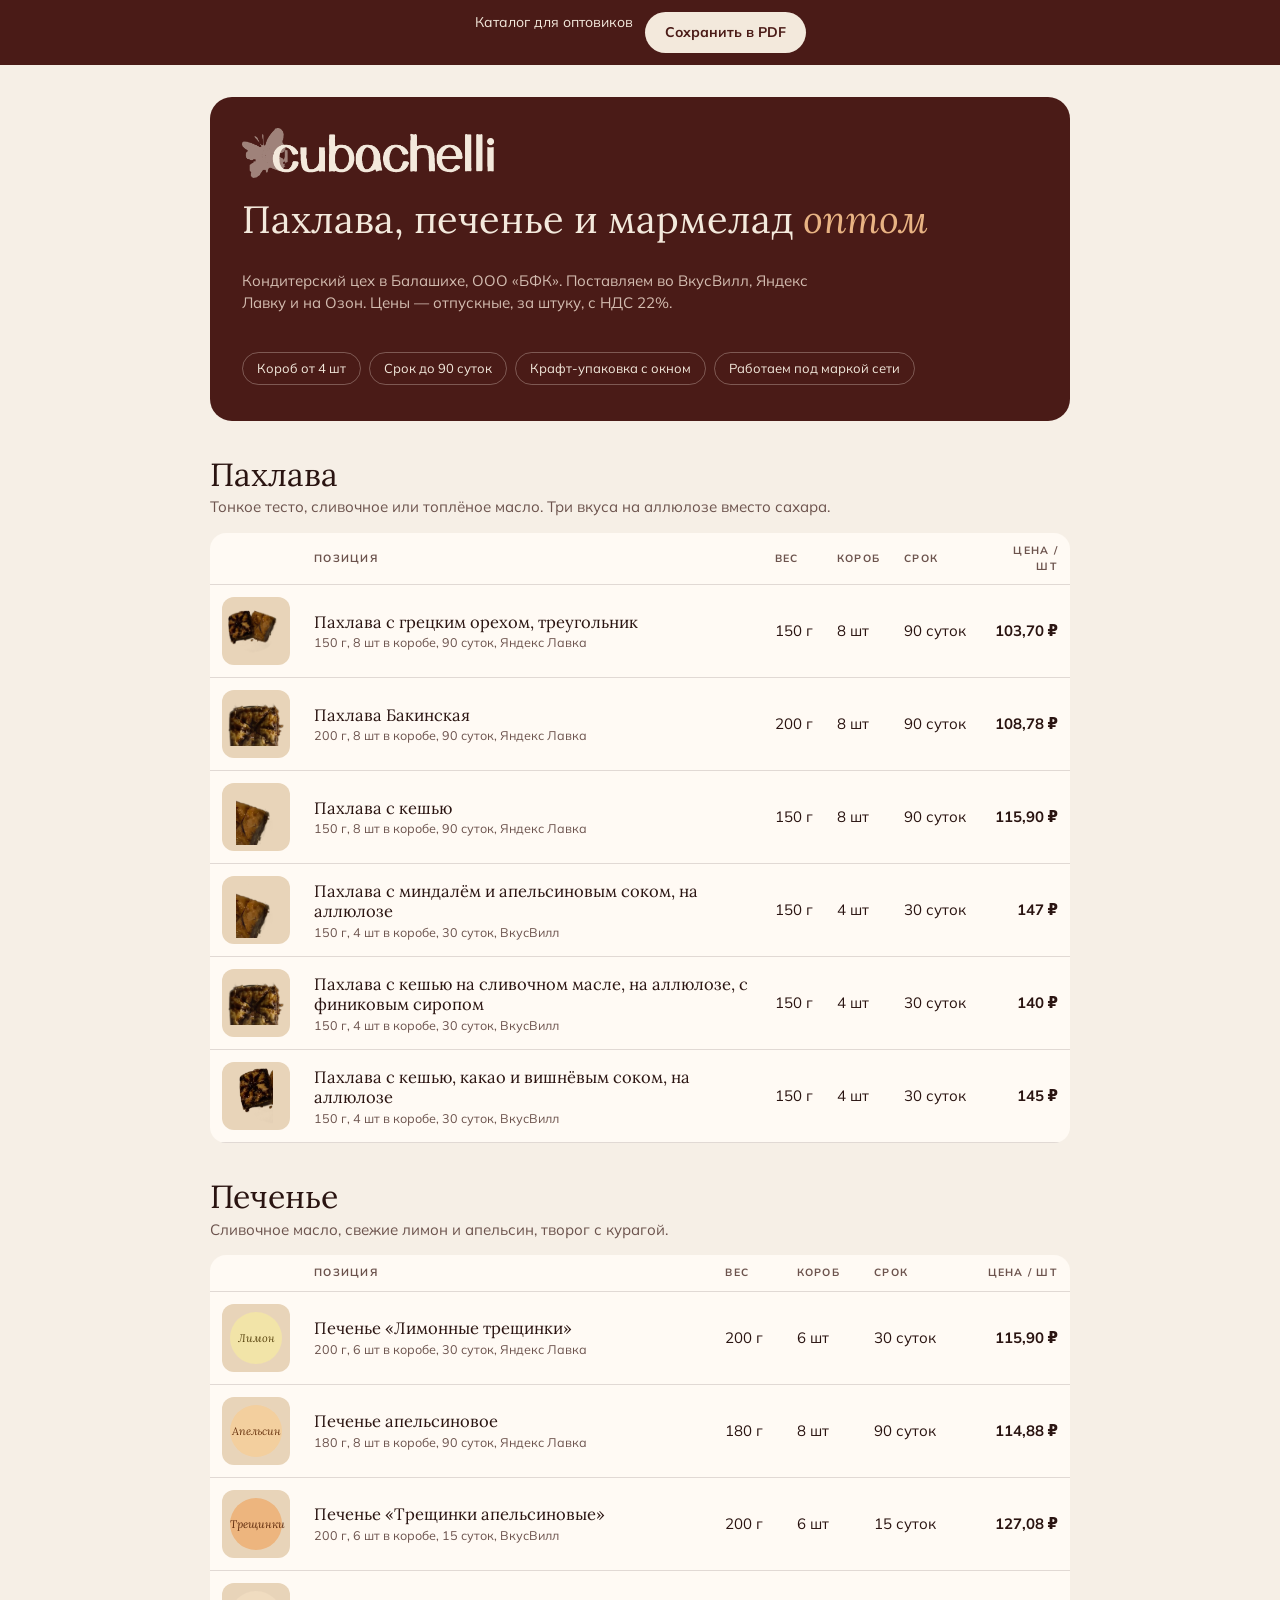
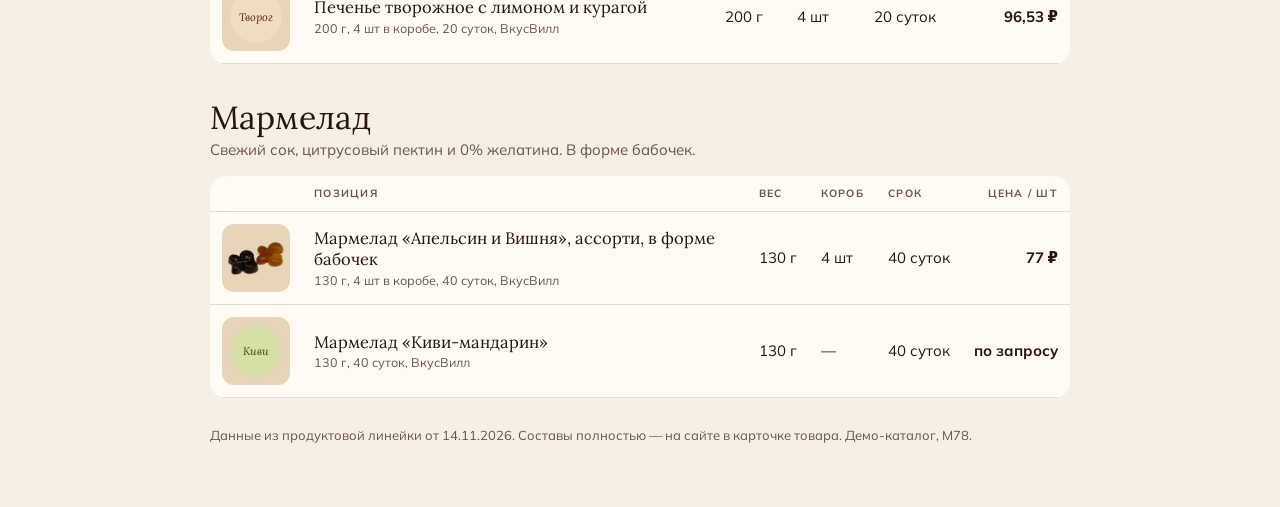
<file: catalog.html>
<!doctype html>
<html lang="ru">
<head>
<meta charset="utf-8">
<meta name="viewport" content="width=device-width, initial-scale=1">
<title>Каталог Cubachelli — опт</title>
<meta name="robots" content="noindex, nofollow">
<link rel="icon" href="data:image/svg+xml,%3Csvg xmlns='http://www.w3.org/2000/svg' viewBox='0 0 64 64'%3E%3Crect width='64' height='64' rx='14' fill='%234a1b17'/%3E%3Ctext x='32' y='44' font-family='Georgia,serif' font-size='38' fill='%23f3e9dc' text-anchor='middle'%3Ec%3C/text%3E%3C/svg%3E">
<style>
@font-face{font-family:'Lora';font-weight:400;font-display:swap;src:url(fonts/lora-cyrillic-400-normal.woff2) format('woff2');unicode-range:U+0400-045F}
@font-face{font-family:'Lora';font-weight:400;font-display:swap;src:url(fonts/lora-latin-400-normal.woff2) format('woff2');unicode-range:U+0000-00FF,U+2000-206F}
@font-face{font-family:'Lora';font-style:italic;font-weight:400;font-display:swap;src:url(fonts/lora-cyrillic-400-italic.woff2) format('woff2');unicode-range:U+0400-045F}
@font-face{font-family:'Lora';font-style:italic;font-weight:400;font-display:swap;src:url(fonts/lora-latin-400-italic.woff2) format('woff2');unicode-range:U+0000-00FF,U+2000-206F}
@font-face{font-family:'Mulish';font-weight:400;font-display:swap;src:url(fonts/mulish-cyrillic-400-normal.woff2) format('woff2');unicode-range:U+0400-045F}
@font-face{font-family:'Mulish';font-weight:400;font-display:swap;src:url(fonts/mulish-latin-400-normal.woff2) format('woff2');unicode-range:U+0000-00FF,U+2000-206F}
@font-face{font-family:'Mulish';font-weight:700;font-display:swap;src:url(fonts/mulish-cyrillic-700-normal.woff2) format('woff2');unicode-range:U+0400-045F}
@font-face{font-family:'Mulish';font-weight:700;font-display:swap;src:url(fonts/mulish-latin-700-normal.woff2) format('woff2');unicode-range:U+0000-00FF,U+2000-206F}
:root{--cream:#f6efe6;--paper:#fffaf4;--ink:#2a1411;--muted:#6c534d;--bordo:#4a1b17;--bordo-2:#5b241f;--on:#f3e9dc;--kraft:#e8d4b9;--line:rgba(42,20,17,.14)}
*{box-sizing:border-box}
body{margin:0;background:var(--cream);color:var(--ink);font:15px/1.5 'Mulish',system-ui,sans-serif;-webkit-print-color-adjust:exact;print-color-adjust:exact}
h1,h2{font-family:'Lora',Georgia,serif;font-weight:400;margin:0;line-height:1.1}
.bar{position:sticky;top:0;z-index:2;display:flex;justify-content:center;gap:12px;padding:12px;background:var(--bordo);color:var(--on);font-size:14px}
.bar button{font:inherit;font-weight:700;padding:10px 20px;border:0;border-radius:99px;background:var(--on);color:var(--bordo);cursor:pointer}
.page{max-width:900px;margin:0 auto;padding:32px 20px 48px}
.cover{display:grid;gap:14px;padding:36px 32px;border-radius:22px;background:var(--bordo);color:var(--on)}
.logo{display:flex;align-items:center;height:40px}
.logo i{display:block;background:currentColor}
.logo .m{width:46px;height:50px;margin-right:-16px;opacity:.5;-webkit-mask:url(img/mark.png) center/contain no-repeat;mask:url(img/mark.png) center/contain no-repeat}
.logo .w{height:100%;aspect-ratio:828/149;-webkit-mask:url(img/wordmark.png) center/contain no-repeat;mask:url(img/wordmark.png) center/contain no-repeat}
.cover h1{font-size:38px;margin-top:12px}
.cover h1 em{color:#e8b383}
.cover p{color:#d3bcb0;max-width:40em}
.cover ul{display:flex;flex-wrap:wrap;gap:8px;margin:8px 0 0;padding:0;list-style:none}
.cover li{padding:6px 14px;border-radius:99px;border:1px solid rgba(243,233,220,.3);font-size:13px}
.grp{margin-top:36px;break-inside:auto}
.grp h2{font-size:32px}
.grp > p{color:var(--muted);margin:4px 0 14px}
table{width:100%;border-collapse:collapse;background:var(--paper);border-radius:16px;overflow:hidden}
th{font-size:10.5px;letter-spacing:.12em;text-transform:uppercase;color:var(--muted);text-align:left;padding:10px 12px;border-bottom:1px solid var(--line);font-weight:700}
td{padding:12px;border-bottom:1px solid var(--line);vertical-align:middle}
tr{break-inside:avoid}
td.pic{width:84px}
.pic span{display:grid;place-items:center;width:68px;height:68px;border-radius:12px;background:var(--kraft)}
.pic img{max-width:56px;max-height:56px}
.pic .tile{width:52px;height:52px;border-radius:50%;display:grid;place-items:center;font:italic 11px 'Lora',serif}
.name{font-family:'Lora',serif;font-size:16.5px;line-height:1.25}
.name small{display:block;font-family:'Mulish',sans-serif;font-size:12.5px;color:var(--muted);margin-top:3px}
td.n{white-space:nowrap;font-variant-numeric:tabular-nums}
td.p{font-weight:700;white-space:nowrap;text-align:right}
.foot{margin-top:28px;font-size:13px;color:var(--muted)}
@media (max-width:640px){.hide-m{display:none}.cover{padding:28px 20px}.cover h1{font-size:30px}td,th{padding:10px 8px}td.pic{width:64px}.pic span{width:52px;height:52px}.pic img{max-width:44px;max-height:44px}.pic .tile{width:42px;height:42px;font-size:9px}.name{font-size:15px}}
@media print{
  @page{size:A4;margin:12mm}
  .bar{display:none}
  .page{padding:0;max-width:none}
  body{font-size:12.5px}
  .hide-m{display:table-cell!important}
}
</style>
</head>
<body>
<div class="bar">Каталог для оптовиков <button type="button" onclick="print()">Сохранить в PDF</button></div>
<div class="page">
  <section class="cover">
    <div class="logo" aria-label="cubachelli"><i class="m"></i><i class="w"></i></div>
    <h1>Пахлава, печенье и мармелад <em>оптом</em></h1>
    <p>Кондитерский цех в Балашихе, ООО «БФК». Поставляем во ВкусВилл, Яндекс Лавку и на Озон. Цены — отпускные, за штуку, с НДС 22%.</p>
    <ul><li>Короб от 4 шт</li><li>Срок до 90 суток</li><li>Крафт-упаковка с окном</li><li>Работаем под маркой сети</li></ul>
  </section>
  <div id="list"></div>
  <p class="foot" id="foot"></p>
</div>
<script src="js/data.js?v=4"></script>
<script>
(function(){
  var D = window.CB_DATA;
  function money(n){ var w = Math.abs(n % 1) < .005; return n.toLocaleString('ru-RU',{minimumFractionDigits:w?0:2,maximumFractionDigits:2}) + ' ₽'; }
  document.getElementById('list').innerHTML = D.groups.map(function(g){
    var rows = D.products.filter(function(p){ return p.group === g.id; }).map(function(p){
      var pic = p.img ? '<img src="'+p.img+'" alt="">' : '<span class="tile" style="background:'+p.tile.bg+';color:'+p.tile.ink+'">'+p.tile.word+'</span>';
      return '<tr><td class="pic"><span>'+pic+'</span></td>'+
        '<td><div class="name">'+p.name+(p.sub?', '+p.sub:'')+'<small>'+p.weight+', '+(p.box? p.box+' шт в коробе, ':'')+p.shelf+', '+p.channel+(false?' · '+p.kbju:'')+'</small></div></td>'+
        '<td class="n hide-m">'+p.weight+'</td><td class="n hide-m">'+(p.box? p.box+' шт':'—')+'</td><td class="n hide-m">'+p.shelf+'</td>'+
        '<td class="p">'+(p.price? money(p.price):'по запросу')+'</td></tr>';
    }).join('');
    return '<section class="grp"><h2>'+g.name+'</h2><p>'+g.note+'</p><table><thead><tr><th></th><th>Позиция</th><th class="hide-m">Вес</th><th class="hide-m">Короб</th><th class="hide-m">Срок</th><th style="text-align:right">Цена / шт</th></tr></thead><tbody>'+rows+'</tbody></table></section>';
  }).join('');
  document.getElementById('foot').textContent = 'Данные из продуктовой линейки от ' + D.updated + '. Составы полностью — на сайте в карточке товара. Демо-каталог, М78.';
})();
</script>
</body>
</html>
</file>
<file: css/style.css>
/* Cubachelli — демо-сайт для оптовиков, версия 3 (с нуля, 23.11.2026).
   Палитра — их бренд: бордо аватара, крем открыток, крафт коробок. Цвет добавляет сам продукт.
   Шрифты: Lora (заголовки, курсив-акцент — как каллиграфическое слово в их постах) + Mulish (текст)
   + Didact Gothic (цифры, цены, ярлыки, кнопки — круглая «а» в один этаж, как в их логотипе). */
@font-face{font-family:'Didact Gothic';font-style:normal;font-weight:400;font-display:swap;src:url(../fonts/didact-gothic-cyrillic-400-normal.woff2) format('woff2');unicode-range:U+0301,U+0400-045F,U+0490-0491,U+04B0-04B1,U+2116}
@font-face{font-family:'Didact Gothic';font-style:normal;font-weight:400;font-display:swap;src:url(../fonts/didact-gothic-latin-400-normal.woff2) format('woff2');unicode-range:U+0000-00FF,U+0131,U+0152-0153,U+02BB-02BC,U+02C6,U+02DA,U+02DC,U+0304,U+0308,U+0329,U+2000-206F,U+20AC,U+2122,U+2191,U+2193,U+2212,U+2215,U+FEFF,U+FFFD}

/* ——— Шрифты ——— */
@font-face{font-family:'Lora';font-style:normal;font-weight:400;font-display:swap;src:url(../fonts/lora-cyrillic-400-normal.woff2) format('woff2');unicode-range:U+0301,U+0400-045F,U+0490-0491,U+04B0-04B1,U+2116}
@font-face{font-family:'Lora';font-style:normal;font-weight:400;font-display:swap;src:url(../fonts/lora-latin-400-normal.woff2) format('woff2');unicode-range:U+0000-00FF,U+0131,U+0152-0153,U+02BB-02BC,U+02C6,U+02DA,U+02DC,U+0304,U+0308,U+0329,U+2000-206F,U+20AC,U+2122,U+2191,U+2193,U+2212,U+2215,U+FEFF,U+FFFD}
@font-face{font-family:'Lora';font-style:normal;font-weight:500;font-display:swap;src:url(../fonts/lora-cyrillic-500-normal.woff2) format('woff2');unicode-range:U+0301,U+0400-045F,U+0490-0491,U+04B0-04B1,U+2116}
@font-face{font-family:'Lora';font-style:normal;font-weight:500;font-display:swap;src:url(../fonts/lora-latin-500-normal.woff2) format('woff2');unicode-range:U+0000-00FF,U+0131,U+0152-0153,U+02BB-02BC,U+02C6,U+02DA,U+02DC,U+0304,U+0308,U+0329,U+2000-206F,U+20AC,U+2122,U+2191,U+2193,U+2212,U+2215,U+FEFF,U+FFFD}
@font-face{font-family:'Lora';font-style:italic;font-weight:400;font-display:swap;src:url(../fonts/lora-cyrillic-400-italic.woff2) format('woff2');unicode-range:U+0301,U+0400-045F,U+0490-0491,U+04B0-04B1,U+2116}
@font-face{font-family:'Lora';font-style:italic;font-weight:400;font-display:swap;src:url(../fonts/lora-latin-400-italic.woff2) format('woff2');unicode-range:U+0000-00FF,U+0131,U+0152-0153,U+02BB-02BC,U+02C6,U+02DA,U+02DC,U+0304,U+0308,U+0329,U+2000-206F,U+20AC,U+2122,U+2191,U+2193,U+2212,U+2215,U+FEFF,U+FFFD}
@font-face{font-family:'Mulish';font-style:normal;font-weight:400;font-display:swap;src:url(../fonts/mulish-cyrillic-400-normal.woff2) format('woff2');unicode-range:U+0301,U+0400-045F,U+0490-0491,U+04B0-04B1,U+2116}
@font-face{font-family:'Mulish';font-style:normal;font-weight:400;font-display:swap;src:url(../fonts/mulish-latin-400-normal.woff2) format('woff2');unicode-range:U+0000-00FF,U+0131,U+0152-0153,U+02BB-02BC,U+02C6,U+02DA,U+02DC,U+0304,U+0308,U+0329,U+2000-206F,U+20AC,U+2122,U+2191,U+2193,U+2212,U+2215,U+FEFF,U+FFFD}
@font-face{font-family:'Mulish';font-style:normal;font-weight:600;font-display:swap;src:url(../fonts/mulish-cyrillic-600-normal.woff2) format('woff2');unicode-range:U+0301,U+0400-045F,U+0490-0491,U+04B0-04B1,U+2116}
@font-face{font-family:'Mulish';font-style:normal;font-weight:600;font-display:swap;src:url(../fonts/mulish-latin-600-normal.woff2) format('woff2');unicode-range:U+0000-00FF,U+0131,U+0152-0153,U+02BB-02BC,U+02C6,U+02DA,U+02DC,U+0304,U+0308,U+0329,U+2000-206F,U+20AC,U+2122,U+2191,U+2193,U+2212,U+2215,U+FEFF,U+FFFD}
@font-face{font-family:'Mulish';font-style:normal;font-weight:700;font-display:swap;src:url(../fonts/mulish-cyrillic-700-normal.woff2) format('woff2');unicode-range:U+0301,U+0400-045F,U+0490-0491,U+04B0-04B1,U+2116}
@font-face{font-family:'Mulish';font-style:normal;font-weight:700;font-display:swap;src:url(../fonts/mulish-latin-700-normal.woff2) format('woff2');unicode-range:U+0000-00FF,U+0131,U+0152-0153,U+02BB-02BC,U+02C6,U+02DA,U+02DC,U+0304,U+0308,U+0329,U+2000-206F,U+20AC,U+2122,U+2191,U+2193,U+2212,U+2215,U+FEFF,U+FFFD}

/* ——— Токены ——— */
:root{
  --cream:#f6efe6;         /* фон страницы: крем их открыток */
  --paper:#fffaf4;         /* белые карточки */
  --ink:#2a1411;           /* текст: тёмный шоколад */
  --muted:#6c534d;         /* на креме 6,1:1 */
  --line:rgba(42,20,17,.12);
  --line-2:rgba(42,20,17,.22);
  --bordo:#4a1b17;         /* фон аватара, чуть глубже */
  --bordo-2:#5b241f;       /* бордо бренда: кнопки, ярлыки */
  --bordo-3:#6e2d27;       /* наведение */
  --bordo-deep:#2f0f0c;    /* заявка, подвал */
  --on-bordo:#f3e9dc;      /* текст на бордо */
  --on-bordo-muted:#d3bcb0;/* на бордо 7:1 */
  --bline:rgba(243,233,220,.16);
  --bline-2:rgba(243,233,220,.3);
  --kraft:#e8d4b9;         /* крафт коробки — подложка товара */
  --kraft-2:#dcc19e;
  --kraft-ink:#3a1d14;
  --caramel:#e8b383;       /* курсив-акцент на бордо */
  --terra:#8b3a2b;         /* курсив-акцент на креме: 6,4:1 */
  --star:#f0a641;
  --glass:rgba(47,15,12,.62);
  --glass-line:rgba(243,233,220,.18);

  --s1:4px;--s2:8px;--s3:12px;--s4:16px;--s5:24px;--s6:32px;--s7:48px;--s8:64px;--s9:96px;--s10:136px;
  --m-x:16px;--maxw:1280px;
  --r-card:22px;--r-pill:999px;
  --sh-1:0 1px 2px rgba(42,20,17,.06),0 8px 24px rgba(42,20,17,.06);
  --sh-2:0 18px 44px rgba(42,20,17,.16);
  --sh-3:0 30px 80px rgba(20,5,4,.45);

  --f-display:'Lora',Georgia,'Times New Roman',serif;
  --f-text:'Mulish',system-ui,-apple-system,'Segoe UI',Roboto,sans-serif;
  --f-accent:'Didact Gothic','Mulish',system-ui,sans-serif;
  --t-hero:clamp(40px,5.4vw,78px);
  --t-h2:clamp(34px,4.4vw,62px);
  --t-body:16px;

  --e:cubic-bezier(.22,.61,.36,1);
  --e-out:cubic-bezier(.16,1,.3,1);
  --hdr-h:72px;
}
@media (min-width:768px){:root{--m-x:32px;--t-body:17px}}
@media (min-width:1200px){:root{--m-x:48px}}

/* ——— База ——— */
*,*::before,*::after{box-sizing:border-box}
html{-webkit-text-size-adjust:100%;overflow-x:hidden;scroll-behavior:smooth;scroll-padding-top:calc(var(--hdr-h) + 56px)}
body{margin:0;background:var(--cream);color:var(--ink);font-family:var(--f-text);font-size:var(--t-body);line-height:1.6;-webkit-font-smoothing:antialiased;text-rendering:optimizeLegibility;overflow-x:clip}
img,video{display:block;max-width:100%;height:auto}
a{color:inherit}
button{font:inherit;color:inherit;background:none;border:0;padding:0;cursor:pointer}
h1,h2,h3{font-family:var(--f-display);font-weight:400;margin:0;line-height:1.08;letter-spacing:-.012em;text-wrap:balance}
p{margin:0}
ul,ol{margin:0;padding:0;list-style:none}
em{font-style:italic;color:var(--terra)}
:focus-visible{outline:2px solid var(--terra);outline-offset:3px}
.sprite{position:absolute;width:0;height:0;overflow:hidden}
[hidden]{display:none!important}
.wrap{width:100%;max-width:var(--maxw);margin:0 auto;padding:0 var(--m-x)}
.skip{position:absolute;left:var(--s4);top:-60px;z-index:100;background:var(--ink);color:var(--cream);padding:var(--s2) var(--s4);border-radius:var(--r-pill);text-decoration:none}
.skip:focus{top:var(--s2)}
.visually-hidden{position:absolute!important;width:1px;height:1px;overflow:hidden;clip:rect(0 0 0 0);white-space:nowrap}
.label{font-size:12px;font-weight:700;letter-spacing:.16em;text-transform:uppercase;color:var(--muted)}
.lead{color:var(--muted);max-width:36em;font-size:clamp(16px,1.2vw,18px)}
.note{font-size:14px;color:var(--muted)}

/* ——— Логотип: их знак-бабочка и слово, цвет задаётся фоном ——— */
.logo{display:inline-flex;align-items:center;gap:0;height:22px}
.logo__mark{display:inline-block;width:1em;height:1.09em;background:currentColor;-webkit-mask:url(../img/mark.png) center/contain no-repeat;mask:url(../img/mark.png) center/contain no-repeat;flex:none}
.logo__word{display:inline-block;height:100%;aspect-ratio:828/149;background:currentColor;-webkit-mask:url(../img/wordmark.png) center/contain no-repeat;mask:url(../img/wordmark.png) center/contain no-repeat}
/* бабочка тон в тон с фоном, как на их аватаре: тёмная за первыми буквами */
.logo .logo__mark{font-size:30px;margin-right:-11px;transform:translateY(-3px);color:var(--logo-mark,#2a0c0a)}
.logo--s{height:18px}
.logo--s .logo__mark{font-size:24px;margin-right:-9px}

/* ——— Кнопки ——— */
.btn{display:inline-flex;align-items:center;justify-content:center;gap:var(--s3);min-height:54px;padding:0 var(--s6);border-radius:var(--r-pill);font-size:15px;font-weight:700;letter-spacing:.01em;text-decoration:none;white-space:nowrap;transition:background-color .25s var(--e),border-color .25s var(--e),transform .15s var(--e),color .25s var(--e)}
.btn:active{transform:scale(.97)}
.btn svg{width:20px;height:20px;flex:none}
.btn__ico{display:grid;place-items:center;width:36px;height:36px;margin-right:calc(var(--s5) * -1);border-radius:50%;transition:transform .3s var(--e-out)}
.btn:hover .btn__ico{transform:translateX(3px)}
.btn__ico svg{width:18px;height:18px}
.btn--cream{background:var(--on-bordo);color:var(--bordo)}
.btn--cream:hover{background:#fff}
.btn--cream .btn__ico{background:var(--bordo-2);color:var(--on-bordo)}
.btn--wine{background:var(--bordo-2);color:var(--on-bordo)}
.btn--wine:hover{background:var(--bordo-3)}
.btn--wine .btn__ico{background:var(--on-bordo);color:var(--bordo-2)}
.btn--glass{background:rgba(243,233,220,.08);border:1px solid var(--bline-2);color:var(--on-bordo)}
.btn--glass:hover{border-color:var(--on-bordo);background:rgba(243,233,220,.14)}
.btn--block{width:100%}
.lnk{display:inline-flex;align-items:center;gap:var(--s2);min-height:44px;font-weight:700;font-size:15px;text-decoration:none;border-bottom:1px solid var(--line-2);transition:border-color .15s var(--e),gap .25s var(--e)}
.lnk:hover{border-color:var(--ink);gap:var(--s3)}
.lnk svg{width:18px;height:18px}
.inline-lnk{text-decoration:underline;text-underline-offset:3px;font:inherit;color:inherit}

/* ——— Плашка демо ——— */
.demo-bar{position:relative;z-index:41;background:var(--bordo-deep);color:var(--on-bordo-muted);font-size:12.5px;line-height:1.4;text-align:center;padding:var(--s2) var(--m-x)}
.demo-bar b{color:var(--on-bordo);font-weight:700}

/* ——— Шапка-капсула ——— */
.hdr{position:sticky;top:0;z-index:40;height:0}
.hdr__pill{position:relative;top:12px;display:flex;align-items:center;gap:var(--s5);width:calc(100% - 2 * var(--s3));max-width:1220px;height:58px;margin:0 auto;padding:0 6px 0 20px;border-radius:var(--r-pill);background:var(--glass);border:1px solid var(--glass-line);color:var(--on-bordo);-webkit-backdrop-filter:blur(18px) saturate(1.4);backdrop-filter:blur(18px) saturate(1.4);box-shadow:0 10px 30px rgba(20,5,4,.22)}
.hdr__logo{display:flex;align-items:center;height:100%;color:var(--on-bordo);text-decoration:none}
.hdr__logo .logo{height:20px}
.hdr__nav{display:none;gap:var(--s6);margin:0 auto}
.hdr__nav a{position:relative;font-size:14px;font-weight:600;text-decoration:none;color:var(--on-bordo-muted);transition:color .15s var(--e)}
.hdr__nav a::after{content:"";position:absolute;left:0;right:0;bottom:-6px;height:1px;background:var(--on-bordo);transform:scaleX(0);transform-origin:left;transition:transform .25s var(--e)}
.hdr__nav a:hover,.hdr__nav a.is-on{color:var(--on-bordo)}
.hdr__nav a:hover::after,.hdr__nav a.is-on::after{transform:scaleX(1)}
.hdr__act{display:flex;align-items:center;gap:4px;margin-left:auto}
.hdr__pdf{display:none;align-items:center;gap:var(--s2);height:44px;padding:0 var(--s4);border-radius:var(--r-pill);font-size:14px;font-weight:600;text-decoration:none;color:var(--on-bordo);transition:background-color .15s var(--e)}
.hdr__pdf:hover{background:rgba(243,233,220,.1)}
.hdr__pdf svg{width:19px;height:19px}
.ibtn{width:44px;height:44px;display:grid;place-items:center;border-radius:50%;color:inherit;transition:background-color .15s var(--e)}
.ibtn:hover{background:rgba(243,233,220,.1)}
.ibtn svg{width:22px;height:22px}
.bagbtn{display:flex;align-items:center;gap:var(--s2);height:44px;padding:0 6px 0 14px;border-radius:var(--r-pill);background:var(--on-bordo);color:var(--bordo);font-weight:700;font-size:14px;transition:background-color .15s var(--e)}
.bagbtn:hover{background:#fff}
.bagbtn svg{width:19px;height:19px}
.bagbtn__label{display:none}
.bagbtn__n{min-width:32px;height:32px;padding:0 8px;display:grid;place-items:center;border-radius:var(--r-pill);background:var(--bordo-2);color:var(--on-bordo);font-size:13px;font-variant-numeric:tabular-nums}
.bagbtn.is-bump .bagbtn__n{animation:bump .45s var(--e-out)}
@keyframes bump{40%{transform:scale(1.25)}}
@media (min-width:1024px){
  .hdr__nav{display:flex}
  .hdr__pdf{display:inline-flex}
  .bagbtn__label{display:inline}
  .burger{display:none}
}

/* мобильное меню */
.mnav{position:fixed;inset:0;z-index:60;display:flex;flex-direction:column;background:var(--bordo);color:var(--on-bordo);padding:var(--s4) var(--m-x) calc(var(--s5) + env(safe-area-inset-bottom));transform:translateY(-100%);visibility:hidden;transition:transform .45s var(--e-out),visibility 0s .45s}
.mnav.is-open{transform:none;visibility:visible;transition:transform .45s var(--e-out)}
.mnav__top{display:flex;align-items:center;justify-content:space-between;height:56px}
.mnav__top .logo{height:20px}
.mnav__links{display:flex;flex-direction:column;margin-top:var(--s7)}
.mnav__links a{display:flex;align-items:baseline;gap:var(--s4);padding:var(--s3) 0;border-bottom:1px solid var(--bline);font-family:var(--f-display);font-size:38px;line-height:1.15;text-decoration:none}
.mnav__links span{font-family:var(--f-text);font-size:13px;font-weight:700;color:var(--caramel)}
.mnav__foot{margin-top:auto;display:grid;gap:var(--s4)}
.mnav__note{text-align:center;font-family:var(--f-display);font-style:italic;color:var(--on-bordo-muted)}

/* ——— 1. Первый экран ——— */
.hero{position:relative;overflow:hidden;background:var(--bordo);color:var(--on-bordo);padding:calc(var(--hdr-h) + 40px) 0 0;isolation:isolate}
/* мягкий свет сверху, как от лампы над столом */
.hero::before{content:"";position:absolute;inset:-20% -10% auto;height:80%;z-index:-1;background:radial-gradient(60% 60% at 70% 30%,rgba(232,179,131,.16),transparent 70%)}
.hero__flight{position:absolute;inset:0;z-index:-1;pointer-events:none}
.fly{position:absolute;left:var(--x);top:110%;width:var(--w);height:calc(var(--w) * 1.09);color:var(--on-bordo);opacity:0;animation:fly var(--d) linear var(--dl) infinite}
.fly i{display:block;width:100%;height:100%;background:currentColor;-webkit-mask:url(../img/mark.png) center/contain no-repeat;mask:url(../img/mark.png) center/contain no-repeat;animation:flap var(--f,1.6s) ease-in-out infinite alternate;transform-origin:50% 50%}
@keyframes fly{
  0%{transform:translate3d(0,0,0) rotate(var(--r));opacity:0}
  10%{opacity:var(--o)}
  50%{transform:translate3d(var(--dx),-70vh,0) rotate(calc(var(--r) + 14deg))}
  90%{opacity:var(--o)}
  100%{transform:translate3d(calc(var(--dx) * -.4),-140vh,0) rotate(calc(var(--r) - 8deg));opacity:0}
}
@keyframes flap{to{transform:scaleX(.72)}}
.hero__in{display:grid;gap:var(--s7);padding-bottom:var(--s7)}
.hero__eyebrow{display:inline-flex;align-items:center;gap:var(--s2);font-size:13px;font-weight:700;letter-spacing:.14em;text-transform:uppercase;color:var(--on-bordo-muted)}
.dot{width:8px;height:8px;border-radius:50%;background:var(--caramel);box-shadow:0 0 0 4px rgba(232,179,131,.18)}
.hero__title{font-size:var(--t-hero);line-height:1.04;margin-top:var(--s4);max-width:13.5em}
.hero__title em{color:var(--caramel)}
.hero__lead{margin-top:var(--s5);max-width:30em;color:var(--on-bordo-muted);font-size:clamp(16px,1.3vw,19px)}
.hero__btns{display:flex;flex-wrap:wrap;gap:var(--s3);margin-top:var(--s6)}
/* значки сетей — официальные логотипы ВкусВилла и Яндекс Лавки на белых капсулах */
.hero__shops{display:flex;flex-wrap:wrap;align-items:center;gap:8px 10px;margin-top:var(--s5)}
.hero__shops-t{flex-basis:100%;font-size:13px;color:var(--on-bordo-muted)}
.shopbadge{display:inline-flex;align-items:center;height:44px;padding:0 16px;border-radius:var(--r-pill);background:#fff;box-shadow:0 6px 16px rgba(20,5,4,.22);transition:transform .2s var(--e)}
a.shopbadge:hover{transform:translateY(-2px)}
.shopbadge img{height:22px;width:auto}
.shopbadge--lavka{padding:0 12px}
.shopbadge--lavka img{height:30px}
.hero__facts{display:grid;grid-template-columns:repeat(3,minmax(0,1fr));gap:var(--s3);margin-top:var(--s7);padding-top:var(--s5);border-top:1px solid var(--bline);max-width:520px}
.hero__facts b{display:block;font-family:var(--f-display);font-weight:400;font-size:clamp(30px,3vw,42px);line-height:1;color:var(--on-bordo)}
.hero__facts span{display:block;margin-top:6px;font-size:13px;line-height:1.35;color:var(--on-bordo-muted)}
.hero__pic{position:relative;justify-self:center;width:min(100%,440px);padding:0 0 var(--s6)}
.hero__photo{margin:0;border-radius:200px 200px var(--r-card) var(--r-card);overflow:hidden;box-shadow:var(--sh-3);aspect-ratio:3/4;background:#2a0d0a}
.hero__photo img{width:100%;height:100%;object-fit:cover;object-position:50% 55%}
.pricetag{position:absolute;left:-6px;bottom:0;display:grid;gap:2px;width:min(250px,70%);padding:var(--s4) var(--s4) var(--s4) 22px;border-radius:16px 16px 16px 4px;background:var(--paper);color:var(--ink);text-decoration:none;box-shadow:var(--sh-2);transform:rotate(-3deg);transition:transform .35s var(--e-out)}
/* дырочка ценника */
.pricetag::before{content:"";position:absolute;left:8px;top:50%;width:6px;height:6px;margin-top:-3px;border-radius:50%;background:var(--bordo);opacity:.25}
.pricetag:hover{transform:rotate(-1deg) translateY(-4px)}
.pricetag__top{font-size:10.5px;font-weight:700;letter-spacing:.12em;text-transform:uppercase;color:var(--muted)}
.pricetag__num{display:flex;align-items:center;gap:6px;font-family:var(--f-display);font-size:40px;line-height:1.05;color:var(--bordo-2)}
.pricetag__num svg{width:24px;height:24px;color:var(--star)}
.pricetag__txt{font-size:13px;line-height:1.35;color:var(--muted)}
.chip{display:inline-flex;align-items:center;gap:var(--s2);min-height:36px;padding:0 var(--s4);border-radius:var(--r-pill);font-size:13px;font-weight:700}
.chip--float{position:absolute;right:-4px;top:18%;background:var(--bordo-2);color:var(--on-bordo);border:1px solid var(--bline-2);box-shadow:var(--sh-2);animation:bob 5s ease-in-out infinite}
.logo__mark--s{font-size:15px}
@keyframes bob{50%{transform:translateY(-8px)}}
.hero__motto{position:relative;padding:var(--s4) var(--m-x);text-align:center;font-family:var(--f-display);font-style:italic;font-size:15px;color:var(--on-bordo-muted);border-top:1px solid var(--bline)}
/* появление первого экрана */
.js .hero__text > *,.js .hero__pic{opacity:0;transform:translateY(18px);animation:rise .9s var(--e-out) forwards}
.js .hero__title{animation-delay:.08s}
.js .hero__lead{animation-delay:.16s}
.js .hero__btns{animation-delay:.24s}
.js .hero__facts{animation-delay:.32s}
.js .hero__pic{animation-delay:.2s;animation-duration:1.1s}
@keyframes rise{to{opacity:1;transform:none}}
@media (min-width:1024px){
  .hero{padding-top:calc(var(--hdr-h) + 72px);min-height:min(100svh,940px);display:flex;flex-direction:column}
  .hero__in{grid-template-columns:minmax(0,1.15fr) minmax(0,.85fr);align-items:center;column-gap:var(--s9);flex:1;padding-bottom:var(--s8)}
  .hero__pic{justify-self:end}
  .pricetag{left:-56px;bottom:56px}
  .chip--float{right:-28px}
}

/* ——— 2. Бегущая строка ——— */
.marquee{overflow:hidden;background:var(--kraft);color:var(--bordo-2);border-bottom:1px solid var(--line)}
.marquee__track{display:flex;align-items:center;gap:var(--s5);width:max-content;padding:18px 0;animation:marq 60s linear infinite}
.marquee__track span{font-family:var(--f-display);font-style:italic;font-size:clamp(20px,2vw,26px);white-space:nowrap}
.marquee__track .logo__mark{font-size:20px;opacity:.6}
@keyframes marq{to{transform:translateX(-50%)}}

/* ——— Заголовки секций ——— */
.shead{display:grid;gap:var(--s4);margin-bottom:var(--s7)}
.shead__title{font-size:var(--t-h2)}
@media (min-width:1024px){.shead{grid-template-columns:minmax(0,1.1fr) minmax(0,.9fr);align-items:end;column-gap:var(--s9)}.shead .label{grid-column:1 / -1}.shead .lead{justify-self:end}}

/* ——— 3. Где продают ——— */
.stores{padding:var(--s9) 0}
.stores__grid{display:grid;gap:var(--s4)}
@media (min-width:900px){.stores__grid{grid-template-columns:1.25fr 1fr 1fr}}
.store{display:flex;flex-direction:column;gap:var(--s3);padding:var(--s6) var(--s5);border-radius:var(--r-card);background:var(--paper);box-shadow:var(--sh-1);border:1px solid var(--line)}
.store__name{display:flex;align-items:center;min-height:40px;font-family:var(--f-display);font-size:30px;line-height:1.1}
.store__name img{height:34px;width:auto}
.store__name--lavka img{height:42px;margin-left:-2px}
.store__what{font-size:14px;color:var(--muted);margin-top:-6px}
.store__big{font-family:var(--f-display);font-style:italic;font-size:26px;line-height:1.15;color:var(--terra);margin-top:var(--s4)}
.store__txt{color:var(--muted);font-size:15px}
.store__rates{display:grid;gap:var(--s3);margin:var(--s3) 0 var(--s2)}
.store__rates li{display:grid;grid-template-columns:auto minmax(0,1fr);align-items:center;gap:var(--s4);padding:var(--s3) var(--s4);border-radius:16px;background:var(--cream)}
.store__rates small{display:block;color:var(--muted);font-size:13px}
.rate{display:flex;align-items:center;gap:4px}
.rate b{font-family:var(--f-display);font-weight:400;font-size:38px;line-height:1;color:var(--bordo-2)}
.rate svg{width:20px;height:20px;color:var(--star)}
.store .lnk{align-self:flex-start;margin-top:auto}
.store--vv{background:var(--paper)}

/* ——— 4. Ассортимент ——— */
.assort{background:var(--bordo);color:var(--on-bordo);padding:var(--s9) 0}
.shead--dark .label,.shead--dark .lead{color:var(--on-bordo-muted)}
.shead--dark em,.assort em{color:var(--caramel)}
.tabs{position:sticky;top:calc(var(--hdr-h) + 2px);z-index:30;margin-bottom:var(--s6)}
.tabs__row{display:flex;gap:6px;overflow-x:auto;scrollbar-width:none;padding-top:6px;padding-bottom:6px}
.tabs__row::-webkit-scrollbar{display:none}
.tab{flex:none;display:inline-flex;align-items:center;gap:6px;min-height:42px;padding:0 var(--s5);border-radius:var(--r-pill);background:var(--glass);border:1px solid var(--glass-line);-webkit-backdrop-filter:blur(14px);backdrop-filter:blur(14px);font-size:14px;font-weight:600;color:var(--on-bordo-muted);transition:background-color .15s var(--e),color .15s var(--e),border-color .15s var(--e)}
.tab sup{font-size:11px;opacity:.7}
.tab:hover{color:var(--on-bordo)}
.tab[aria-current="true"]{background:var(--on-bordo);border-color:var(--on-bordo);color:var(--bordo)}
.cat{padding-top:var(--s4)}
.cat + .cat{margin-top:var(--s8)}
.cat__head{display:flex;flex-wrap:wrap;align-items:baseline;gap:var(--s2) var(--s4);margin-bottom:var(--s5)}
.cat__head h3{font-size:clamp(38px,4.6vw,64px);line-height:1}
.cat__head sup{font-family:var(--f-text);font-size:13px;font-weight:700;color:var(--caramel)}
.cat__note{flex-basis:100%;font-size:15px;color:var(--on-bordo-muted);max-width:40em}
.pgrid{display:grid;grid-template-columns:repeat(2,minmax(0,1fr));gap:10px}
@media (min-width:768px){.pgrid{grid-template-columns:repeat(3,minmax(0,1fr));gap:var(--s4)}}
@media (min-width:1200px){.pgrid{grid-template-columns:repeat(4,minmax(0,1fr))}}
.pcard{position:relative;display:flex;flex-direction:column;border-radius:var(--r-card);background:var(--kraft);color:var(--kraft-ink);overflow:hidden;isolation:isolate;box-shadow:0 1px 0 rgba(255,255,255,.35) inset}
/* крафт: лёгкие волокна картона */
.pcard::before{content:"";position:absolute;inset:0;z-index:-1;opacity:.5;background:radial-gradient(120% 80% at 50% 20%,rgba(255,255,255,.4),transparent 60%)}
.pcard__open{display:flex;flex-direction:column;text-align:left;flex:1;padding:var(--s3) 10px 0}
.pcard__stage{position:relative;display:grid;place-items:center;aspect-ratio:1;margin-bottom:var(--s3)}
/* фото в квадрате плитки и не растягивает карточку, когда загрузится */
.pcard__cut{position:absolute;left:2%;top:3%;width:96%;height:92%;max-width:none;object-fit:contain;filter:drop-shadow(0 14px 14px rgba(58,29,20,.32));transition:transform .5s var(--e-out)}
.pcard__cut.is-flip{transform:scaleX(-1)}
.pcard__tile{display:grid;place-items:center;width:84%;aspect-ratio:1;border-radius:50%;background:var(--tb);color:var(--ti);box-shadow:0 14px 26px rgba(58,29,20,.22),inset 0 -8px 18px rgba(0,0,0,.06);transition:transform .5s var(--e-out);text-align:center}
.pcard__tile span{font-family:var(--f-display);font-style:italic;font-size:clamp(20px,2.4vw,28px);line-height:1}
.pcard__tile small{display:block;margin-top:6px;font-family:var(--f-text);font-style:normal;font-size:10.5px;font-weight:700;letter-spacing:.12em;text-transform:uppercase;opacity:.7}
.pcard__tag{position:absolute;left:var(--s3);top:var(--s3);z-index:1;padding:5px 10px 5px 9px;border-radius:4px 10px 10px 4px;background:var(--bordo-2);color:var(--on-bordo);font-size:11px;font-weight:700;letter-spacing:.02em;line-height:1.2}
/* название — ровно 3 строки, состав упаковки — 2: все карточки одной высоты */
.pcard__name{font-family:var(--f-display);font-size:14.5px;line-height:1.22;padding:0;height:calc(3 * 1.22em);display:-webkit-box;-webkit-box-orient:vertical;-webkit-line-clamp:3;overflow:hidden}
/* узкие телефоны (360): «апельсиновым» не влезает в 3 строки — даём всем карточкам 4 */
@media (max-width:379px){.pcard__name{height:calc(4 * 1.22em);-webkit-line-clamp:4}}
.pcard__meta{margin-top:6px;padding:0 2px;font-size:12px;line-height:1.4;color:#6e4c3c;height:calc(2 * 1.4em);overflow:hidden}
.pcard__foot{display:flex;align-items:center;justify-content:space-between;gap:var(--s2);padding:var(--s3)}
.pcard__price{font-size:16px;font-weight:700;font-variant-numeric:tabular-nums;white-space:nowrap}
.pcard__price small{font-size:12px;font-weight:600;color:#6e4c3c}
.pcard__price.na{font-size:12.5px;font-weight:600;color:#6e4c3c;white-space:normal;line-height:1.3}
@media (min-width:768px){.pcard__name{font-size:17px}.pcard__meta{font-size:12.5px}}
@media (hover:hover){
  .pcard__open:hover .pcard__cut{transform:translateY(-8px) rotate(-4deg) scale(1.05)}
  .pcard__open:hover .pcard__cut.is-flip{transform:scaleX(-1) translateY(-8px) rotate(-4deg) scale(1.05)}
  .pcard__open:hover .pcard__tile{transform:translateY(-6px) rotate(-6deg)}
}
.add{flex:none;width:44px;height:44px;display:grid;place-items:center;border-radius:50%;background:var(--bordo-2);color:var(--on-bordo);transition:background-color .15s var(--e),transform .15s var(--e)}
.add:hover{background:var(--bordo-3)}
.add:active{transform:scale(.9)}
.add svg{width:20px;height:20px}
.add.is-added{background:var(--paper);color:var(--bordo-2);box-shadow:inset 0 0 0 1.5px var(--bordo-2)}
.add .n{font-size:14px;font-weight:700;font-variant-numeric:tabular-nums}
.assort__foot{margin-top:var(--s7);display:flex;flex-wrap:wrap;gap:var(--s3);align-items:center;justify-content:space-between;padding:var(--s5);border-radius:var(--r-card);border:1px dashed var(--bline-2);color:var(--on-bordo-muted);font-size:14px}

/* ——— 5. Цех как сторис ——— */
.ceh{padding:var(--s9) 0}
.ceh__in{display:grid;gap:var(--s6)}
.ceh__head .shead__title{margin-top:var(--s4)}
.ceh__head .lead{margin-top:var(--s4)}
.ceh__list{display:grid;gap:var(--s3);margin-top:var(--s5)}
.ceh__list li{display:flex;align-items:center;gap:var(--s3);font-weight:600}
.ceh__list .logo__mark{font-size:20px;color:var(--bordo-2);opacity:.85}
.story{position:relative;width:100%;max-width:460px;justify-self:center;aspect-ratio:4/5.4;border-radius:var(--r-card);overflow:hidden;background:#1d0907;box-shadow:var(--sh-2);isolation:isolate}
.story__media{position:absolute;inset:0}
.story__v{position:absolute;inset:0;width:100%;height:100%;object-fit:cover;opacity:0;transition:opacity .5s var(--e)}
.story__v.is-on{opacity:1}
.story::before{content:"";position:absolute;inset:0 0 auto;height:96px;z-index:1;background:linear-gradient(rgba(20,5,4,.5),transparent);pointer-events:none}
.story__bars{position:absolute;top:10px;left:10px;right:10px;z-index:2;display:flex;gap:4px}
.story__bars i{flex:1;height:3px;border-radius:2px;background:rgba(243,233,220,.34);overflow:hidden}
.story__bars b{display:block;height:100%;background:var(--on-bordo);transform:scaleX(0);transform-origin:0 50%}
.story__bars i.is-done b{transform:none}
.story__bars i.is-on b{animation:sfill var(--sdur,5s) linear forwards}
.story.is-paused .story__bars b{animation-play-state:paused}
@keyframes sfill{to{transform:none}}
.story__who{position:absolute;top:22px;left:12px;z-index:2;display:flex;align-items:center;gap:8px;font-size:13px;font-weight:700;color:var(--on-bordo)}
.story__who .logo__mark{display:grid;width:30px;height:30px;border-radius:50%;background:var(--bordo-2);font-size:30px;-webkit-mask:none;mask:none;position:relative}
.story__who .logo__mark::after{content:"";position:absolute;inset:6px;background:var(--on-bordo);-webkit-mask:url(../img/mark.png) center/contain no-repeat;mask:url(../img/mark.png) center/contain no-repeat}
.story__tap{position:absolute;top:0;bottom:0;z-index:2;-webkit-tap-highlight-color:transparent}
.story__tap--prev{left:0;width:32%}
.story__tap--next{right:0;width:68%}
.story__tap--next svg{position:absolute;right:12px;top:40%;width:40px;height:40px;padding:11px;border-radius:50%;background:rgba(20,5,4,.45);color:var(--on-bordo);transition:transform .3s var(--e-out)}
.story__tap--next:hover svg{transform:translateX(3px)}
.story__tap:focus-visible{outline-offset:-4px}
.story__pause{position:absolute;top:16px;right:10px;z-index:3;width:40px;height:40px;display:grid;place-items:center;border-radius:50%;color:var(--on-bordo)}
.story__pause svg{width:18px;height:18px}
.story__pause .i-play,.story__pause[aria-pressed="true"] .i-pause{display:none}
.story__pause[aria-pressed="true"] .i-play{display:block}
.story__pan{position:absolute;left:10px;right:10px;bottom:10px;z-index:3;display:flex;flex-direction:column;gap:6px;padding:var(--s4) var(--s4) 18px;border-radius:16px;background:rgba(255,250,244,.95);color:var(--ink);-webkit-backdrop-filter:blur(10px);backdrop-filter:blur(10px)}
.story__pan > *{animation:panin .5s var(--e-out) both}
.story__pan > :nth-child(2){animation-delay:.05s}
.story__pan > :nth-child(3){animation-delay:.1s}
@keyframes panin{from{opacity:0;transform:translateY(10px)}}
.story__pan small{font-size:11px;font-weight:700;letter-spacing:.14em;text-transform:uppercase;color:var(--terra)}
.story__pan h3{font-size:24px;line-height:1.12}
.story__pan p{font-size:14px;line-height:1.5;color:var(--muted)}
@media (min-width:1024px){
  .ceh__in{grid-template-columns:minmax(0,1fr) minmax(0,460px);align-items:center;column-gap:var(--s10)}
}

/* ——— 6. Почему Cubachelli ——— */
.why{padding:var(--s9) 0;background:var(--kraft);color:var(--kraft-ink)}
.why .label{color:#6e4c3c}
.magic-wrap{margin:var(--s5) 0 0}
.magic{font-family:var(--f-display);font-size:clamp(28px,4vw,56px);line-height:1.18;letter-spacing:-.01em;max-width:22em}
.magic i{color:var(--terra)}
.magic .w{opacity:.16;transition:opacity .35s var(--e)}
.magic .w.is-on{opacity:1}
.magic__by{margin-top:var(--s5);font-size:14px;color:#6e4c3c}
.why__grid{display:grid;gap:var(--s4);margin-top:var(--s8)}
@media (min-width:900px){.why__grid{grid-template-columns:repeat(3,minmax(0,1fr))}}
.fact{padding:var(--s6) var(--s5);border-radius:var(--r-card);background:var(--bordo);color:var(--on-bordo)}
.fact__n{font-family:var(--f-display);font-style:italic;font-size:18px;color:var(--caramel)}
.fact h3{font-size:28px;margin:var(--s4) 0 var(--s3)}
.fact p{font-size:15px;color:var(--on-bordo-muted)}

/* ——— 7. Маркет: фото на всю ширину ——— */
.market{position:relative;background:var(--bordo-deep);color:var(--on-bordo);isolation:isolate}
.market__frame{position:relative;height:min(120vw,620px);overflow:hidden}
.market__frame img{width:100%;height:100%;object-fit:cover;object-position:50% 40%}
.market__frame::after{content:"";position:absolute;inset:0;background:linear-gradient(180deg,rgba(47,15,12,0) 40%,rgba(47,15,12,.85) 85%,var(--bordo-deep))}
.market__text{position:relative;margin-top:-140px;padding:0 var(--m-x) var(--s8);max-width:var(--maxw);margin-left:auto;margin-right:auto}
.market__text h2{font-size:clamp(30px,4vw,56px);margin-top:var(--s3);max-width:16em}
.market .label,.market .note{color:var(--on-bordo-muted)}
.quotes{display:flex;flex-wrap:wrap;gap:var(--s2);margin:var(--s5) 0 var(--s4)}
.quotes li{padding:10px 16px;border-radius:var(--r-pill);background:rgba(243,233,220,.1);border:1px solid var(--bline);font-family:var(--f-display);font-style:italic;font-size:15px}
@media (min-width:1024px){
  .market{display:grid;grid-template-columns:1fr 1fr;align-items:center}
  .market__frame{height:720px}
  .market__frame::after{background:linear-gradient(90deg,transparent 60%,var(--bordo-deep))}
  .market__text{margin:0;padding:var(--s8) var(--m-x) var(--s8) var(--s8)}
}

/* ——— 8. Условия ——— */
.terms{padding:var(--s9) 0}
.terms__grid{display:grid;gap:var(--s4)}
@media (min-width:700px){.terms__grid{grid-template-columns:repeat(2,minmax(0,1fr))}}
@media (min-width:1100px){.terms__grid{grid-template-columns:repeat(4,minmax(0,1fr))}}
.term{position:relative;display:flex;flex-direction:column;gap:var(--s3);padding:var(--s5);border-radius:var(--r-card);background:var(--paper);border:1px solid var(--line);box-shadow:var(--sh-1);overflow:hidden}
.term__ico{display:grid;place-items:center;width:52px;height:52px;border-radius:50%;background:var(--kraft);color:var(--bordo-2);margin-bottom:var(--s2)}
.term__ico svg{width:24px;height:24px}
.term h3{font-size:24px}
.term p{font-size:15px;color:var(--muted)}
.term__img{width:78%;margin:var(--s3) auto 0;filter:drop-shadow(0 10px 14px rgba(58,29,20,.2))}
.steps{margin-top:var(--s7);padding:var(--s6) var(--s5);border-radius:var(--r-card);background:var(--bordo);color:var(--on-bordo)}
.steps__title{font-size:30px;margin-bottom:var(--s5)}
.steps ol{display:grid;gap:0}
.steps li{display:grid;grid-template-columns:44px minmax(0,1fr);gap:var(--s3);padding:var(--s4) 0;border-top:1px solid var(--bline)}
.steps li span{font-family:var(--f-display);font-style:italic;color:var(--caramel);font-size:18px}
.steps li p{color:var(--on-bordo-muted)}
.steps li b{color:var(--on-bordo);font-weight:700}
@media (min-width:1000px){
  .steps{display:grid;grid-template-columns:240px minmax(0,1fr);align-items:start;padding:var(--s7)}
  .steps__title{margin:0}
  .steps ol{grid-template-columns:repeat(3,minmax(0,1fr));gap:var(--s6)}
  .steps li{grid-template-columns:1fr;border-top:0;border-left:1px solid var(--bline);padding:0 0 0 var(--s5)}
}

/* ——— 9. Открытка-крыло ——— */
.card-sec{padding:var(--s4) 0 var(--s9);overflow-x:clip}
.card-sec__in{display:grid;gap:var(--s7);align-items:center}
.card-sec__text .shead__title{margin-top:var(--s4)}
.card-sec__text .lead{margin-top:var(--s4)}
.wing-wrap{display:grid;justify-items:center;gap:var(--s4)}
/* 90% ширины: нижний лепесток выходит вправо на 8% и должен остаться внутри экрана */
.wing{position:relative;display:grid;place-items:center;width:min(90%,400px);aspect-ratio:1/1.08;color:var(--on-bordo);perspective:900px;-webkit-tap-highlight-color:transparent}
/* форма крыла с их открытки: три лепестка, как у бабочки */
.wing__shape{position:absolute;inset:0;background:var(--bordo-2);border-radius:58% 42% 46% 54% / 48% 52% 48% 52%;box-shadow:var(--sh-2);transition:border-radius .8s var(--e-out),transform .8s var(--e-out)}
.wing__shape::before{content:"";position:absolute;right:-8%;bottom:-6%;width:46%;height:42%;background:var(--bordo-2);border-radius:42% 58% 60% 40% / 50% 44% 56% 50%}
.wing__shape::after{content:"";position:absolute;inset:16px;border:1px dashed rgba(243,233,220,.28);border-radius:inherit}
.wing__in{position:relative;display:grid;justify-items:center;gap:var(--s5);padding:0 15%;text-align:center}
.wing__in .logo{color:var(--on-bordo);--logo-mark:#3e1714}
.wing__phrase{font-family:var(--f-display);font-style:italic;font-size:clamp(22px,2.4vw,28px);line-height:1.3;transition:opacity .35s var(--e),transform .5s var(--e-out)}
.wing.is-turn .wing__phrase{opacity:0;transform:translateY(10px)}
.wing.is-turn .wing__shape{transform:rotate(-4deg) scale(.97)}
.wing:hover .wing__shape{transform:rotate(-2deg)}
.wing__hint{font-size:14px;color:var(--muted)}
.wing__hint span{font-variant-numeric:tabular-nums}
@media (min-width:900px){.card-sec__in{grid-template-columns:minmax(0,1fr) minmax(0,1fr)}}

/* ——— 10. Заявка ——— */
.order{background:var(--bordo-deep);color:var(--on-bordo);padding:var(--s9) 0}
.order em{color:var(--caramel)}
.order .label,.order .lead{color:var(--on-bordo-muted)}
.order__in{display:grid;gap:var(--s7)}
.order__side .shead__title{margin-top:var(--s4)}
.order__side .lead{margin-top:var(--s4)}
.pdf{display:grid;grid-template-columns:96px minmax(0,1fr) auto;align-items:center;gap:var(--s4);margin-top:var(--s6);padding:var(--s4);border-radius:var(--r-card);background:var(--kraft);color:var(--kraft-ink);text-decoration:none;transition:transform .3s var(--e-out)}
.pdf:hover{transform:translateY(-3px)}
.pdf img{width:96px;filter:drop-shadow(0 6px 8px rgba(58,29,20,.25))}
.pdf__t b{display:block;font-family:var(--f-display);font-weight:400;font-size:20px;line-height:1.2}
.pdf__t span{display:block;font-size:13px;color:#6e4c3c;line-height:1.35;margin-top:2px}
.pdf__ico{display:grid;place-items:center;width:44px;height:44px;border-radius:50%;background:var(--bordo-2);color:var(--on-bordo)}
.pdf__ico svg{width:20px;height:20px}
.form{position:relative;display:grid;gap:var(--s4);padding:var(--s5);border-radius:var(--r-card);background:var(--bordo);border:1px solid var(--bline)}
.form__grid{display:grid;gap:var(--s4)}
@media (min-width:640px){.form__grid{grid-template-columns:1fr 1fr}.field--wide{grid-column:1 / -1}.form{padding:var(--s6)}}
.field{display:grid;gap:6px}
.field > span{font-size:12px;font-weight:700;letter-spacing:.12em;text-transform:uppercase;color:var(--on-bordo-muted)}
.field b{color:var(--caramel);font-weight:700}
.field input,.field textarea{width:100%;min-height:52px;padding:var(--s3) var(--s4);border:1px solid var(--bline-2);border-radius:14px;background:rgba(243,233,220,.06);color:var(--on-bordo);font:inherit;font-size:16px;transition:border-color .15s var(--e),background-color .15s var(--e)}
.field textarea{min-height:88px;resize:vertical}
.field input::placeholder,.field textarea::placeholder{color:rgba(243,233,220,.42)}
.field input:focus,.field textarea:focus{outline:none;border-color:var(--on-bordo);background:rgba(243,233,220,.1)}
.field input[aria-invalid="true"]{border-color:#f0a07a}
.chips{border:0;margin:0;padding:0;display:flex;flex-wrap:wrap;gap:8px}
.chips legend{padding:0;margin-bottom:8px;font-size:12px;font-weight:700;letter-spacing:.12em;text-transform:uppercase;color:var(--on-bordo-muted)}
.chips label{position:relative}
.chips input{position:absolute;opacity:0;inset:0;cursor:pointer}
.chips span{display:inline-flex;align-items:center;min-height:42px;padding:0 var(--s4);border-radius:var(--r-pill);border:1px solid var(--bline-2);font-size:14px;font-weight:600;color:var(--on-bordo-muted);transition:all .15s var(--e)}
.chips input:checked + span{background:var(--on-bordo);border-color:var(--on-bordo);color:var(--bordo)}
.chips input:focus-visible + span{outline:2px solid var(--caramel);outline-offset:2px}
.form__pick{padding:var(--s4);border-radius:16px;background:rgba(243,233,220,.06);border:1px dashed var(--bline-2)}
.form__pick-t{font-size:12px;font-weight:700;letter-spacing:.12em;text-transform:uppercase;color:var(--on-bordo-muted);margin-bottom:var(--s2)}
.form__pick ul{display:grid;gap:6px;font-size:14.5px}
.form__pick li{display:flex;justify-content:space-between;gap:var(--s3)}
.form__pick li span:last-child{white-space:nowrap;color:var(--on-bordo-muted);font-variant-numeric:tabular-nums}
.form__pick .sum{margin-top:var(--s2);padding-top:var(--s2);border-top:1px solid var(--bline);font-weight:700}
.form__pick p{font-size:14.5px;color:var(--on-bordo-muted)}
.form__pick a{color:var(--on-bordo)}
.check{display:flex;align-items:flex-start;gap:var(--s3);font-size:14.5px;color:var(--on-bordo-muted);cursor:pointer}
.check input{flex:none;width:22px;height:22px;margin:0;accent-color:var(--caramel)}
.form__err{font-size:14px;color:#f6b896}
.fine{font-size:12.5px;line-height:1.45;color:var(--on-bordo-muted)}
.form__ok{position:absolute;inset:0;z-index:2;display:grid;place-content:center;justify-items:center;gap:var(--s3);padding:var(--s6);text-align:center;border-radius:inherit;background:var(--bordo);animation:panin .5s var(--e-out)}
.form__ok-ico{display:grid;place-items:center;width:64px;height:64px;border-radius:50%;background:var(--on-bordo);color:var(--bordo)}
.form__ok-ico svg{width:30px;height:30px}
.form__ok-t{font-family:var(--f-display);font-size:32px;color:var(--on-bordo)}
.form__ok p:last-child{color:var(--on-bordo-muted);max-width:26em}
@media (min-width:1024px){.order__in{grid-template-columns:minmax(0,.85fr) minmax(0,1.15fr);column-gap:var(--s9);align-items:start}.order__side{position:sticky;top:calc(var(--hdr-h) + 40px)}}

/* ——— Подвал ——— */
.footer{background:#220a08;color:var(--on-bordo);padding:var(--s8) 0 calc(var(--s5) + env(safe-area-inset-bottom))}
.footer__logo{display:flex;align-items:center;height:clamp(40px,11.5vw,150px);max-width:100%;color:var(--on-bordo)}
.footer__logo .logo__mark{font-size:clamp(60px,16vw,220px);margin-right:-4%;color:#4a1b17;transform:translateY(-8%)}
.footer__logo .logo__word{height:100%}
.footer__motto{margin-top:var(--s4);font-family:var(--f-display);font-style:italic;font-size:clamp(18px,2vw,24px);color:var(--caramel)}
.footer__cols{display:grid;grid-template-columns:repeat(2,minmax(0,1fr));gap:var(--s5);margin-top:var(--s7);padding-top:var(--s5);border-top:1px solid var(--bline)}
@media (min-width:900px){.footer__cols{grid-template-columns:repeat(4,minmax(0,1fr))}}
.footer__cols .label{color:var(--on-bordo-muted);margin-bottom:6px}
.footer__cols p{font-size:15px}
.footer__cols a{text-decoration:underline;text-underline-offset:3px;text-decoration-color:var(--bline-2)}
.footer__row{display:flex;flex-wrap:wrap;gap:var(--s2) var(--s5);margin-top:var(--s7);font-size:13px;color:var(--on-bordo-muted)}
.footer__note{margin-top:var(--s4);max-width:52em;font-size:12px;line-height:1.5;color:var(--on-bordo-muted)}

/* ——— Плавающая кнопка подборки ——— */
.fab{position:fixed;left:50%;bottom:calc(var(--s4) + env(safe-area-inset-bottom));z-index:35;transform:translate(-50%,170%);display:flex;align-items:center;gap:var(--s4);min-height:56px;padding:0 var(--s5);border-radius:var(--r-pill);background:var(--bordo-2);color:var(--on-bordo);box-shadow:var(--sh-3);font-weight:700;font-size:15px;white-space:nowrap;transition:transform .3s var(--e-out),background-color .15s var(--e)}
.fab.is-on{transform:translate(-50%,0)}
.fab:hover{background:var(--bordo-3)}
.fab__sep{width:1px;height:20px;background:rgba(243,233,220,.4)}
.fab svg{width:20px;height:20px}
@media (min-width:1024px){.fab{display:none}}

/* ——— Окна ——— */
dialog{padding:0;border:0;color:var(--ink);background:var(--cream);max-width:none;max-height:none}
dialog::backdrop{background:rgba(20,5,4,.6);-webkit-backdrop-filter:blur(4px);backdrop-filter:blur(4px)}
.modal{width:min(940px,calc(100% - 2 * var(--s4)));border-radius:var(--r-card);box-shadow:var(--sh-3);overflow:hidden}
.modal[open]{animation:pop .3s var(--e)}
@keyframes pop{from{opacity:0;transform:translateY(14px) scale(.985)}}
.modal__grid{display:grid;grid-template-columns:minmax(0,1fr)}
.modal .btn{white-space:normal;text-align:left;line-height:1.25;padding-top:8px;padding-bottom:8px}
.modal__img{display:grid;place-items:center;background:var(--kraft);min-height:260px;padding:var(--s6)}
.modal__img img{max-width:78%;max-height:300px;object-fit:contain;filter:drop-shadow(0 18px 18px rgba(58,29,20,.3))}
.modal__img img.is-flip{transform:scaleX(-1)}
.modal__img .pcard__tile{width:min(240px,70%)}
.modal__img .pcard__tile span{font-size:34px}
.modal__body{display:flex;flex-direction:column;gap:var(--s4);padding:var(--s5)}
.modal__body h3{font-size:clamp(28px,3vw,40px);padding-right:var(--s7)}
.modal__line{color:var(--muted)}
.spec{display:grid;grid-template-columns:repeat(2,minmax(0,1fr));gap:1px;margin:0;border-radius:16px;overflow:hidden;background:var(--line)}
.spec div{padding:var(--s3) var(--s4);background:var(--paper)}
.spec dt{font-size:11px;font-weight:700;letter-spacing:.12em;text-transform:uppercase;color:var(--muted)}
.spec dd{margin:2px 0 0;font-weight:700;font-variant-numeric:tabular-nums}
.modal__more{display:grid;gap:var(--s3);font-size:14.5px;color:var(--muted)}
.modal__more b{display:block;color:var(--ink);font-size:12px;font-weight:700;letter-spacing:.12em;text-transform:uppercase;margin-bottom:2px}
.modal__more a{color:var(--terra);font-weight:700}
.modal__cta{margin-top:auto;padding-top:var(--s2)}
.modal--text{width:min(620px,calc(100% - 2 * var(--s4)))}
.modal--text .modal__body{padding:var(--s7) var(--s6) var(--s6)}
.modal--text p:not(.label){color:var(--muted)}
.close{position:absolute;top:var(--s3);right:var(--s3);z-index:2;width:44px;height:44px;display:grid;place-items:center;border-radius:50%;background:rgba(255,250,244,.85);border:1px solid var(--line);color:var(--ink);-webkit-backdrop-filter:blur(10px);backdrop-filter:blur(10px)}
.close:hover{background:var(--paper)}
.close svg{width:20px;height:20px}
@media (min-width:820px){
  .modal__grid{grid-template-columns:minmax(0,.9fr) minmax(0,1.1fr);min-height:520px}
  .modal__body{padding:var(--s7) var(--s6) var(--s6)}
}
@media (max-width:819px){
  .modal:not(.modal--text){width:100%;margin:auto 0 0;border-radius:var(--r-card) var(--r-card) 0 0;max-height:94vh;overflow-y:auto}
  .modal:not(.modal--text)[open]{animation:sheet .3s var(--e)}
  .modal__img{min-height:220px;padding:var(--s5)}
  .modal__img img{max-height:200px}
  .modal__cta{position:sticky;bottom:0;background:var(--cream);padding-bottom:calc(var(--s3) + env(safe-area-inset-bottom));margin:0 calc(var(--s5) * -1);padding-left:var(--s5);padding-right:var(--s5)}
}
@keyframes sheet{from{transform:translateY(40px);opacity:.4}}

.bag{margin:0 0 0 auto;width:min(460px,100%);height:100%;max-height:100dvh;flex-direction:column}
.bag[open]{display:flex;animation:slide .3s var(--e)}
@keyframes slide{from{transform:translateX(40px);opacity:.4}}
.bag__head{display:flex;align-items:center;justify-content:space-between;padding:var(--s4) var(--s5);border-bottom:1px solid var(--line)}
.bag__head h3{font-size:26px}
.bag__head .close{position:static}
.bag__body{flex:1;overflow-y:auto;padding:var(--s2) var(--s5) var(--s5)}
.bag__empty{padding:var(--s8) 0;text-align:center;color:var(--muted)}
.bag__empty-t{font-family:var(--f-display);font-size:24px;color:var(--ink);margin-bottom:var(--s2)}
.bi{display:grid;grid-template-columns:60px minmax(0,1fr);gap:var(--s3);align-items:center;padding:var(--s4) 0;border-bottom:1px solid var(--line)}
.bi__pic{display:grid;place-items:center;width:60px;height:60px;border-radius:14px;background:var(--kraft);overflow:hidden}
.bi__pic img{max-width:84%;max-height:84%}
.bi__pic .pcard__tile{width:44px;box-shadow:none}
.bi__pic .pcard__tile span{font-size:11px}
.bi__name{font-family:var(--f-display);font-size:17px;line-height:1.25}
.bi__price{font-size:13px;color:var(--muted);margin-top:2px;font-variant-numeric:tabular-nums}
.bi__row{grid-column:2;display:flex;align-items:center;justify-content:space-between;gap:var(--s3)}
.bi__sum{font-weight:700;font-variant-numeric:tabular-nums}
.qty{display:flex;align-items:center;border:1px solid var(--line-2);border-radius:var(--r-pill);background:var(--paper)}
.qty button{width:40px;height:40px;display:grid;place-items:center}
.qty button svg{width:16px;height:16px}
.qty span{min-width:58px;text-align:center;font-weight:700;font-size:14px;font-variant-numeric:tabular-nums}
.bag__foot{padding:var(--s4) var(--s5) calc(var(--s4) + env(safe-area-inset-bottom));border-top:1px solid var(--line);background:var(--paper);display:grid;gap:var(--s3)}
.total{display:flex;justify-content:space-between;align-items:baseline;gap:var(--s4)}
.total b{font-size:24px;font-weight:700;font-variant-numeric:tabular-nums}
.total small{display:block;font-size:12.5px;color:var(--muted);line-height:1.4}
.bag__clear{justify-self:center;min-height:40px;font-size:14px;color:var(--muted);text-decoration:underline;text-underline-offset:3px}
.bag .fine{color:var(--muted)}

/* ——— Всплывашка ——— */
.toast{position:fixed;left:50%;bottom:calc(92px + env(safe-area-inset-bottom));z-index:70;transform:translate(-50%,16px);opacity:0;pointer-events:none;padding:var(--s3) var(--s5);border-radius:var(--r-pill);background:var(--ink);color:var(--cream);font-size:14px;font-weight:700;box-shadow:var(--sh-2);transition:opacity .25s var(--e),transform .25s var(--e);white-space:nowrap;max-width:calc(100% - 32px);overflow:hidden;text-overflow:ellipsis}
.toast.is-on{opacity:1;transform:translate(-50%,0)}
@media (min-width:1024px){.toast{bottom:32px}}

/* ——— Появление при прокрутке ——— */
.js .reveal{opacity:0;transform:translateY(24px);transition:opacity .7s var(--e),transform .8s var(--e-out)}
.js .reveal.is-in{opacity:1;transform:none}

/* ——— Шрифт под логотип: цифры, цены, ярлыки, кнопки и вкладки ———
   У Didact Gothic одно начертание, поэтому жирность не подделываем. */
.hero__facts b,.pricetag__num,.rate b,.pcard__price,.pcard__tag,.chip,
.btn,.tab,.bagbtn,.hdr__pdf,.lnk,.fab,.total b,.bi__sum,.spec dd,.add .n,.qty span{font-family:var(--f-accent);font-weight:400;font-synthesis:none}
.btn{font-size:16px;letter-spacing:.01em}
.tab{font-size:15px}
.pcard__price{font-size:17px}
.pcard__price small{font-size:12.5px}
.pcard__tag{font-size:12px;letter-spacing:.02em}
.chip{font-size:14px}
.lnk{font-size:16px}
.fab{font-size:16px}
.total b{font-size:26px}
.hero__facts b{font-size:clamp(32px,3.2vw,46px);letter-spacing:-.01em}
.pricetag__num{font-size:42px}
.rate b{font-size:40px}

/* ——— Меньше движения ——— */
@media (prefers-reduced-motion:reduce){
  html{scroll-behavior:auto}
  *,*::before,*::after{animation-duration:1ms!important;animation-delay:0s!important;animation-iteration-count:1!important;transition-duration:1ms!important}
  .js .reveal,.js .hero__text > *,.js .hero__pic{opacity:1;transform:none}
  /* бабочки и строка — тихий фон: едут медленнее, а не стоят */
  .fly{animation-duration:calc(var(--d) * 2)!important;animation-iteration-count:infinite!important}
  .fly i{animation:none!important}
  .marquee__track{animation-duration:140s!important;animation-iteration-count:infinite!important}
  .magic .w{opacity:1}
  .story__bars i.is-on b{animation-duration:var(--sdur,5s)!important}
}
</file>
